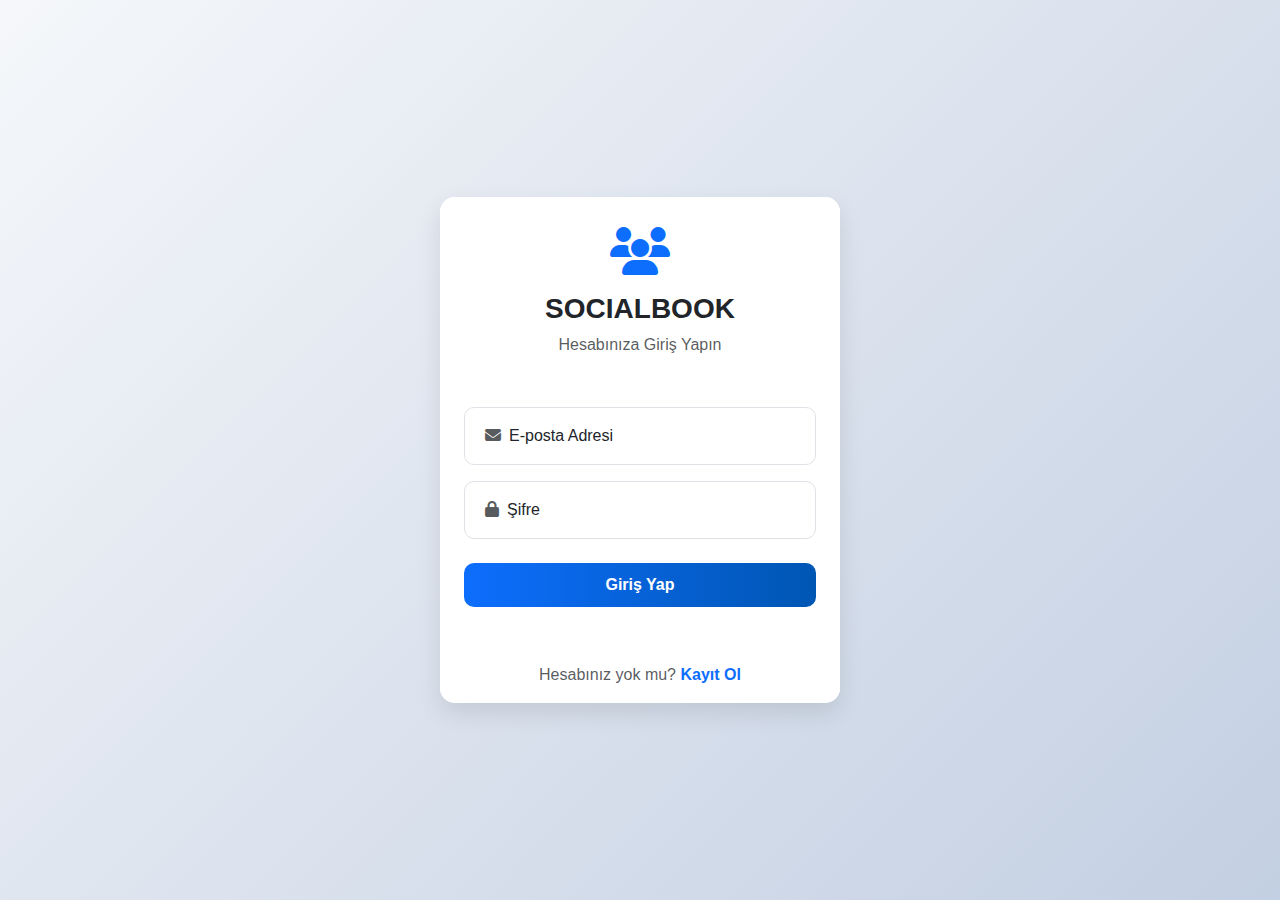
<file: Ders/index.html>
<!DOCTYPE html>
<html lang="tr">
<head>
    <meta charset="UTF-8">
    <meta name="viewport" content="width=device-width, initial-scale=1.0">
    <title>Sosyal Medya Admin Kontrol Paneli</title>
    <link href="https://cdn.jsdelivr.net/npm/bootstrap@5.3.3/dist/css/bootstrap.min.css" rel="stylesheet">
    <link rel="stylesheet" href="https://cdnjs.cloudflare.com/ajax/libs/font-awesome/6.5.2/css/all.min.css">
    
    <style>
        /* BEYAZ EKRAN SORUNUNU ÇÖZEN TEMEL LAYOUT CSS */
        body {
            display: flex; 
            min-height: 100vh;
            overflow-x: hidden;
            background-color: #f4f6f9;
            margin: 0;
        }
        
        #sidebar {
            min-width: 250px;
            max-width: 250px;
            min-height: 100vh;
            background-color: #212529; 
            color: white;
            display: flex;
            flex-direction: column;
            transition: all 0.3s;
        }

        #content {
            flex-grow: 1;
            padding: 20px;
        }
        
        #sidebar .nav-link {
            color: #adb5bd;
            padding: 10px 15px;
            display: flex; 
            align-items: center;
            border-radius: 5px;
            transition: background-color 0.2s, color 0.2s;
        }
        #sidebar .nav-link:hover, #sidebar .nav-link.active {
            background-color: #343a40;
            color: white;
        }
        #sidebar .nav-link i {
            width: 20px; 
            text-align: center;
        }
        
        .user-info-card {
            background-color: #343a40;
            padding: 15px;
            border-radius: 8px;
        }
        .user-info-card img {
            border: 2px solid #0d6efd;
        }

        .table-hover > tbody > tr > td:hover {
            cursor: default; 
        }
    </style>
</head>
<body>

    <div id="sidebar">
        <div class="p-3 d-flex flex-column h-100">
            <h4 class="text-center text-primary border-bottom pb-3 mb-4">SOCIALBOOK ADMIN</h4>
            
            <div class="user-info-card mx-3 mb-4 text-center">
                <img src="https://via.placeholder.com/60/FFD700/FFFFFF?text=S" id="sidebarUserAvatar" class="rounded-circle mb-2" style="width: 60px; height: 60px; object-fit: cover;">
                <p class="mb-0 fw-bold text-white" id="mainUserName"></p>
                <span class="badge bg-primary" id="userRoleBadge"></span>
                <button class="btn btn-sm btn-outline-light mt-2 w-100" id="siteLogoutBtn" onclick="logout()"><i class="fas fa-sign-out-alt me-1"></i> Çıkış</button>
            </div>
            
            <ul class="nav flex-column mb-auto">
                <li class="nav-item">
                    <a class="nav-link active" data-page="dashboard-page"><i class="fas fa-tachometer-alt me-2"></i> Genel Bakış</a>
                </li>
                <li class="nav-item">
                    <a class="nav-link" data-page="users-page"><i class="fas fa-users me-2"></i> Kullanıcılar <span id="users-badge" class="badge bg-danger ms-auto"></span></a>
                </li>
                <li class="nav-item">
                    <a class="nav-link" data-page="posts-page"><i class="fas fa-images me-2"></i> Gönderiler <span id="posts-badge" class="badge bg-danger ms-auto"></span></a>
                </li>
                <li class="nav-item">
                    <a class="nav-link" data-page="moderation-page"><i class="fas fa-shield-alt me-2"></i> Moderasyon</a>
                </li>
                <li class="nav-item">
                    <a class="nav-link" data-page="achievements-page"><i class="fas fa-medal me-2"></i> Başarılar</a>
                </li>
                <li class="nav-item">
                    <a class="nav-link" data-page="team-chat-page"><i class="fas fa-comments me-2"></i> Ekip Sohbeti <span id="team-chat-badge" class="badge bg-danger ms-auto"></span></a>
                </li>
                 <li class="nav-item">
                    <a class="nav-link" data-page="blacklist-page"><i class="fas fa-ban me-2"></i> Kara Liste</a>
                </li>
                <li class="nav-item">
                    <a class="nav-link" data-page="logs-page"><i class="fas fa-history me-2"></i> Loglar</a>
                </li>
                <li class="nav-item">
                    <a class="nav-link" data-page="settings-page"><i class="fas fa-cog me-2"></i> Ayarlar</a>
                </li>
            </ul>

            <div class="mt-4 pt-3 border-top border-secondary">
                <a 
                    href="social_media_main.html" 
                    target="_blank" 
                    class="btn btn-warning w-100 fw-bold"
                    onclick="window.open('social_media_main.html', '_blank'); return false;" 
                >
                    <i class="fas fa-external-link-alt me-2"></i> Siteye Git
                </a>
            </div>
        </div>
    </div>

    <div id="content">
        <header class="d-flex justify-content-between align-items-center mb-4 pb-3 border-bottom">
            <h1 class="h3 mb-0 text-dark" id="currentPageTitle">Genel Bakış</h1>
            <div class="d-flex align-items-center">
                <button class="btn btn-outline-secondary me-2" onclick="refreshAllData(); renderUserTable(); updateDashboardMetrics(); alert('Veriler Yenilendi!');"><i class="fas fa-sync-alt"></i></button>
                <div class="dropdown">
                    <button class="btn btn-primary dropdown-toggle" type="button" data-bs-toggle="dropdown">
                        <i class="fas fa-bell"></i>
                        <span class="badge bg-danger position-absolute top-0 start-100 translate-middle" id="total-notifications-badge">0</span>
                    </button>
                    <ul class="dropdown-menu dropdown-menu-end" id="notification-menu">
                        <li class="dropdown-item text-muted">Bildirim yok</li>
                    </ul>
                </div>
            </div>
        </header>

        <div id="pages-container">
            
            <main id="dashboard-page" style="display: block;"> 
                <div class="row">
                    <div class="col-md-3 mb-4"><div class="card p-3 text-center bg-primary text-white"><i class="fas fa-users fa-2x mb-2"></i><h5 class="mb-0" id="totalUsers">0</h5><p class="mb-0 small">Toplam Kullanıcı</p></div></div>
                    <div class="col-md-3 mb-4"><div class="card p-3 text-center bg-success text-white"><i class="fas fa-images fa-2x mb-2"></i><h5 class="mb-0" id="totalPosts">0</h5><p class="mb-0 small">Toplam Gönderi</p></div></div>
                    <div class="col-md-3 mb-4"><div class="card p-3 text-center bg-warning text-dark"><i class="fas fa-user-plus fa-2x mb-2"></i><h5 class="mb-0" id="pendingUsers">0</h5><p class="mb-0 small">Onay Bekleyen Kullanıcı</p></div></div>
                    <div class="col-md-3 mb-4"><div class="card p-3 text-center bg-info text-white"><i class="fas fa-clock fa-2x mb-2"></i><h5 class="mb-0" id="pendingComplaints">0</h5><p class="mb-0 small">Çözülmemiş Şikayet</p></div></div>
                </div>

                <div class="row">
                    <div class="col-md-6 mb-4">
                        <div class="card h-100">
                            <div class="card-header bg-danger text-white fw-bold">🚨 En Çok Rapor Edilenler (Çözülmemiş)</div>
                            <div class="card-body p-0">
                                <div class="row g-0">
                                    <div class="col-md-6 border-end">
                                        <h6 class="p-3 mb-0 border-bottom small fw-bold">Kullanıcılar</h6>
                                        <ul id="topComplainedUsers" class="list-group list-group-flush small" style="max-height: 200px; overflow-y: auto;">
                                            <li class="list-group-item text-muted small">Yükleniyor...</li>
                                        </ul>
                                    </div>
                                    <div class="col-md-6">
                                        <h6 class="p-3 mb-0 border-bottom small fw-bold">Gönderiler</h6>
                                        <ul id="topComplainedPosts" class="list-group list-group-flush small" style="max-height: 200px; overflow-y: auto;">
                                            <li class="list-group-item text-muted small">Yükleniyor...</li>
                                        </ul>
                                    </div>
                                </div>
                            </div>
                        </div>
                    </div>
                    <div class="col-md-6 mb-4">
                        <div class="card h-100">
                            <div class="card-header bg-dark text-white fw-bold">Son Moderasyon Logları</div>
                            <div class="card-body" style="height: 300px; overflow-y: scroll;">
                                <ul id="recentLogsList" class="list-group list-group-flush">
                                    <li class="list-group-item text-muted">Loglar yükleniyor...</li>
                                </ul
                            <div class="card-footer text-end"><a href="#" onclick="navigateTo('logs-page')">Tüm Logları Gör</a></div>
                        </div>
                    </div>
                    
                </div>
                
                <div class="row">
                    <div class="col-md-6 offset-md-6 mb-4">
                        <div class="card h-100">
                            <div class="card-header bg-dark text-white fw-bold">En Aktif Kullanıcılar (Son 7 Gün)</div>
                            <div class="card-body" style="height: 300px; overflow-y: scroll;">
                                <ul id="activeUsersList" class="list-group list-group-flush">
                                    <li class="list-group-item text-muted">Veriler yükleniyor...</li>
                                </ul>
                            </div>
                        </div>
                    </div>
                </div>

            </main>

            <main id="users-page" style="display: none;">
                <div class="d-flex justify-content-between align-items-center mb-4">
                    <h2>👥 Kullanıcı Yönetimi</h2>
                    <div class="d-flex align-items-center">
                        <button class="btn btn-success me-3" onclick="prepareUserModal('create')"><i class="fas fa-user-plus me-1"></i> Yeni Kullanıcı Ekle</button>
                        <input type="text" class="form-control w-100" id="userSearch" placeholder="Kullanıcı ara...">
                    </div>
                </div>
                <div class="card">
                    <div class="card-header bg-primary text-white fw-bold">Kullanıcı Listesi</div>
                    <div class="table-responsive">
                        <table class="table table-hover align-middle mb-0">
                            <thead class="table-light">
                                <tr>
                                    <th>ID</th>
                                    <th>İsim</th>
                                    <th>E-posta</th>
                                    <th>Rol</th>
                                    <th>Durum</th>
                                    <th>Son Giriş Konum / IP</th>
                                    <th>İşlemler</th>
                                    <th>Online</th>
                                </tr>
                            </thead >
                            <tbody id="userTableBody">
                                <tr><td colspan="8" class="text-center text-muted">Yükleniyor...</td></tr>
                            </tbody>
                        </table>
                    </div>
                </div>
            </main>

            <main id="posts-page" style="display: none;">
                <div class="d-flex justify-content-between align-items-center mb-4">
                    <h2>🖼️ Gönderi Yönetimi</h2>
                    <div class="btn-group" role="group">
                        <button type="button" class="btn btn-outline-primary" onclick="renderPostTable(posts)"><i class="fas fa-list me-1"></i> Tümü</button>
                        <button type="button" class="btn btn-outline-warning" onclick="renderPostTable(posts.filter(p => p.status === 'pending'))"><i class="fas fa-clock me-1"></i> Onay Bekleyenler</button>
                        <button type="button" class="btn btn-outline-success" onclick="renderPostTable(posts.filter(p => p.status === 'active'))"><i class="fas fa-check-circle me-1"></i> Aktifler</button>
                    </div>
                </div>
                <div class="card">
                    <div class="table-responsive">
                        <table class="table table-hover align-middle mb-0">
                            <thead class="table-light">
                                <tr>
                                    <th>ID</th>
                                    <th>Kullanıcı</th>
                                    <th>İçerik Önizleme</th>
                                    <th>Beğeni/Yorum</th>
                                    <th>Durum</th>
                                    <th>İşlemler</th>
                                </tr>
                            </thead>
                            <tbody id="postTableBody">
                                <tr><td colspan="6" class="text-center text-muted">Gönderiler yükleniyor...</td></tr>
                            </tbody>
                        </table>
                    </div>
                </div>
            </main>

            <main id="moderation-page" style="display: none;">
                <h2>🚨 Şikayet ve Rapor Yönetimi</h2>
                <div class="alert alert-info">
                    Kullanıcılar tarafından yapılan tüm şikayetleri buradan takip edebilirsiniz.
                </div>

                <div class="d-flex justify-content-between align-items-center mb-3">
                    <p class="mb-0 text-muted" id="reportCountSummary">Toplam 0 şikayet.</p>
                    <div class="d-flex gap-2">
                        <button class="btn btn-sm btn-outline-success" onclick="renderReportsTable(reports.filter(r => r.isResolved))"><i class="fas fa-check-circle"></i> Çözülenler</button>
                        <button class="btn btn-sm btn-danger" onclick="renderReportsTable(reports.filter(r => !r.isResolved))"><i class="fas fa-times-circle"></i> Çözülmeyenler</button>
                        <button class="btn btn-sm btn-primary" onclick="renderReportsTable()"><i class="fas fa-list-alt"></i> Tüm Şikayetler</button>
                    </div>
                </div>
                
                <div id="reportsTableBodyContainer">
                    <div class="card">
                        <div class="table-responsive">
                            <table class="table table-hover align-middle mb-0">
                                <thead class="table-light">
                                    <tr>
                                        <th>Rapor ID</th>
                                        <th>Tür</th>
                                        <th>Hedef</th>
                                        <th>Raporlayan</th>
                                        <th>Sebep</th>
                                        <th>İçerik</th>
                                        <th>Durum</th>
                                        <th>İşlemler</th>
                                    </tr>
                                </thead>
                                <tbody id="reportsTableBody">
                                    <tr><td colspan="8" class="text-center text-muted">Şikayetler yükleniyor...</td></tr>
                                </tbody>
                            </table>
                        </div>
                    </div>
                </div>
            </main>

            <main id="achievements-page" style="display: none;">
                <div class="d-flex justify-content-between align-items-center mb-4">
                    <h2>🏅 Başarılar Yönetimi</h2>
                </div>
                <div class="alert alert-info">
                    Kullanıcıların otomatik kazandığı başarıları buradan takip edebilirsiniz. Yönetici olarak manuel (torpil) başarı ataması yapabilirsiniz.
                </div>

                <div class="card">
                    <div class="table-responsive">
                        <table class="table table-hover align-middle mb-0">
                            <thead class="table-light">
                                <tr>
                                    <th>ID</th>
                                    <th>Kullanıcı</th>
                                    <th>Rol</th>
                                    <th>Kazanılan Başarılar</th>
                                    <th>İşlemler</th>
                                </tr>
                            </thead >
                            <tbody id="achievementsTableBody">
                                <tr><td colspan="5" class="text-center text-muted">Yükleniyor...</td></tr>
                            </tbody >
                        </table>
                    </div>
                </div>
            </main>
            
            <main id="team-chat-page" style="display: none;">
                <h2>💬 Ekip Sohbeti</h2>
                <div class="card mt-3">
                    <div class="card-body p-0 d-flex flex-column" style="height: 70vh;">
                        <div id="chatMessagesContainer" class="flex-grow-1 p-3 overflow-auto">
                            </div>
                        <div class="p-3 border-top bg-light">
                            <form id="chatForm" class="d-flex gap-2">
                                <input type="text" id="chatInput" class="form-control" placeholder="Bir mesaj yazın... (/clear ile temizle)" autocomplete="off" required>
                                <button type="submit" class="btn btn-primary"><i class="fas fa-paper-plane"></i> Gönder</button>
                            </form>
                            <p class="small text-muted mt-1 mb-0">`moderatör` ve altı roller sadece chat'i kullanabilir. `admin` ve `super_admin` `/clear` komutu ile sohbeti temizleyebilir.</p>
                        </div>
                    </div>
                </div>
            </main>

            <main id="blacklist-page" style="display: none;">
                <div class="d-flex justify-content-between align-items-center mb-4">
                    <h2>🚫 Kara Liste Kelime Yönetimi</h2>
                </div>
                <div class="alert alert-warning">
                    <i class="fas fa-exclamation-triangle me-2"></i> Bu kelimeler kullanıcı gönderi ve mesajlarında otomatik olarak sansürlenir. (Süper Admin / Admin / Moderatör erişimi gereklidir).
                </div>

                <div class="row">
                    <div class="col-md-5">
                        <div class="card mb-4">
                            <div class="card-header bg-danger text-white fw-bold">Yeni Kelime Ekle</div>
                            <div class="card-body">
                                <form id="addBlacklistWordForm">
                                    <div class="mb-3">
                                        <label for="newWordInput" class="form-label">Kelime (Küçük Harf)</label>
                                        <input type="text" class="form-control" id="newWordInput" placeholder="örnek: kötü kelime" required>
                                    </div>
                                    <button type="submit" class="btn btn-danger w-100">
                                        <i class="fas fa-plus me-1"></i> Kara Listeye Ekle
                                    </button>
                                </form>
                            </div>
                        </div>
                    </div>

                    <div class="col-md-7">
                        <div class="card">
                            <div class="card-header bg-danger text-white d-flex justify-content-between align-items-center">
                                <span><i class="fas fa-list me-1"></i> Sansürlenen Kelimeler (<span id="wordCount">0</span>)</span>
                                <button class="btn btn-sm btn-outline-light" onclick="saveBlacklistedWords(); alert('Kelime listesi manuel olarak kaydedildi!');"><i class="fas fa-save me-1"></i> Kaydet</button>
                            </div>
                            <div class="card-body p-0">
                                <ul class="list-group list-group-flush" id="blacklistedWordsList">
                                    <li class="list-group-item text-center text-muted">Kelime bulunamadı.</li>
                                </ul>
                            </div>
                        </div>
                    </div>
                </div>
            </main>

            <main id="logs-page" style="display: none;">
                <h2>📄 Moderasyon Kayıtları</h2>
                <div class="alert alert-info">
                    Yapılan tüm yönetici ve moderasyon işlemlerini buradan takip edebilirsiniz.
                </div>

                <div class="card">
                    <div class="card-header d-flex justify-content-between align-items-center">
                        <span>Son İşlemler</span>
                        <button class="btn btn-sm btn-danger" onclick="clearModerationLogs()"><i class="fas fa-trash me-1"></i> Kayıtları Temizle</button>
                    </div>
                    <div class="card-body p-0">
                        <ul class="list-group list-group-flush" id="moderationLogsList" style="max-height: 500px; overflow-y: auto;">
                            <li class="list-group-item text-muted">Kayıt bulunamadı.</li>
                        </ul>
                    </div>
                </div>
            </main>
            
            <main id="settings-page" style="display: none;">
                <h2>⚙️ Admin Panel Ayarları</h2>
                <div class="row">
                    
                    <div class="col-md-6 mb-4">
                        <div class="card">
                            <div class="card-header bg-primary text-white fw-bold">Hesap Bilgilerini Yönet</div>
                            <div class="card-body">
                                
                                <h5 class="text-danger mb-3"><i class="fas fa-lock me-1"></i> Şifreyi Değiştir</h5>
                                <form id="changePasswordForm" onsubmit="changePassword(event)">
                                    <div class="mb-3">
                                        <label for="oldPassword" class="form-label">Mevcut Şifre</label>
                                        <input type="password" class="form-control" id="oldPassword" required>
                                    </div>
                                    <div class="mb-3">
                                        <label for="newPassword" class="form-label">Yeni Şifre</label>
                                        <input type="password" class="form-control" id="newPassword" required minlength="6">
                                    </div>
                                    <div id="passwordChangeMessage"></div>
                                    <button type="submit" class="btn btn-danger w-100 mt-2">Şifreyi Güncelle</button>
                                </form>

                                <hr class="my-4">
                                
                                <h5 class="text-success mb-3"><i class="fas fa-user-edit me-1"></i> Kullanıcı Adını Değiştir</h5>
                                <form id="changeUsernameForm" onsubmit="changeUsername(event)">
                                    <div class="mb-3">
                                        <label for="newUserNameInput" class="form-label">Yeni Kullanıcı Adı (Tüm Veriler Güncellenir!)</label>
                                        <input type="text" class="form-control" id="newUserNameInput" required>
                                    </div>
                                    <div id="nameChangeMessage"></div>
                                    <button type="submit" class="btn btn-success w-100 mt-2">Kullanıcı Adını Değiştir</button>
                                </form>
                            </div>
                        </div>
                    </div>

                    <div class="col-md-6 mb-4">
                        <div class="row">
                            <div class="col-12 mb-4">
                                <div class="card">
                                    <div class="card-header bg-info text-white fw-bold">Genel Sistem Ayarları</div>
                                    <div class="card-body">
                                        <p class="text-muted small">Bu kısım şu an için statiktir.</p>
                                        <div class="form-check form-switch">
                                            <input class="form-check-input" type="checkbox" id="maintenanceMode" style="width: 3em; height: 1.5em;">
                                            <label class="form-check-label" for="maintenanceMode">Bakım Modu (Gelişmiş)</label>
                                        </div>
                                        
                                        <button class="btn btn-danger w-100 mt-3" data-bs-toggle="modal" data-bs-target="#globalWarningModal">
                                            <i class="fas fa-bullhorn me-1"></i> Global Uyarı Gönder
                                        </button>
                                    </div>
                                </div>
                            </div>
                            
                            <div class="col-12">
                                 <div class="card">
                                    <div class="card-header bg-warning text-dark fw-bold">Veri Yönetimi</div>
                                    <div class="card-body">
                                        <p class="text-muted small">Local Storage'daki tüm verileri sıfırlar (Kullanıcılar, Gönderiler vb.)</p>
                                        <button class="btn btn-outline-danger w-100" onclick="if(confirm('TÜM VERİLERİ SIFIRLAMAK ÜZERESİNİZ. Emin misiniz? Bu işlem geri alınamaz!')){localStorage.clear(); sessionStorage.clear(); window.location.reload();}">
                                            <i class="fas fa-skull-crossbones me-1"></i> Tüm Verileri Sıfırla
                                        </button>
                                    </div>
                                </div>
                            </div>
                        </div>
                    </div>
                </div>
            </main>

        </div> 
    </div> 

    <div class="modal fade" id="userModal" tabindex="-1" aria-hidden="true">
        <div class="modal-dialog modal-lg"> 
            <div class="modal-content">
                <div class="modal-header">
                    <h5 class="modal-title" id="userModalLabel">Kullanıcı İşlemleri</h5>
                    <button type="button" class="btn-close" data-bs-dismiss="modal"></button>
                </div>
                <div class="modal-body">
                    <form id="userForm">
                        <input type="hidden" id="internalUserId"> 
                        <div class="row">
                            <div class="col-md-6 border-end">
                                <h6 class="text-primary">Kullanıcı Bilgileri</h6>
                                <div class="mb-3">
                                    <label class="form-label fw-bold">ID (Zorunlu / Benzersiz)</label>
                                    <input type="number" class="form-control" id="userId" placeholder="Örn: 15" required>
                                    <div id="idError" class="form-text text-danger small"></div>
                                </div>
                                <div class="mb-3">
                                    <label class="form-label fw-bold">Kullanıcı Adı (Benzersiz)</label>
                                    <input type="text" class="form-control" id="userName" required>
                                    <div id="usernameError" class="form-text text-danger small"></div>
                                </div>
                                <div class="mb-3">
                                    <label class="form-label">Ad Soyad</label>
                                    <input type="text" class="form-control" id="userFullName" required>
                                </div>
                                <div class="mb-3">
                                    <label class="form-label">E-posta (Görüntüleme)</label>
                                    <input type="email" class="form-control" id="userEmail" readonly> 
                                </div>
                                <div class="mb-3 d-flex justify-content-between align-items-center">
                                    <label class="form-label mb-0">Şifre Değiştir</label>
                                    <button type="button" class="btn btn-sm btn-warning" id="resetPasswordButton" style="display: none;"><i class="fas fa-redo me-1"></i> Şifreyi Sıfırla</button>
                                </div>
                                <div class="mb-3">
                                    <input type="password" class="form-control" id="userPassword" placeholder="Değiştirmek istemiyorsanız boş bırakın">
                                </div>
                                <div class="mb-3">
                                    <label class="form-label">Rol</label>
                                    <select class="form-select" id="userRole"></select>
                                </div>
                                <div class="mb-3">
                                    <label class="form-label">Durum</label>
                                    <select class="form-select" id="userStatus">
                                        <option value="active">Onaylandı (Giriş İzni)</option>
                                        <option value="inactive">Kalıcı Ban</option>
                                        <option value="pending">Onay Bekliyor</option>
                                    </select>
                                </div>
                            </div>

                            <div class="col-md-6">
                            <h6 class="text-primary">Rozetler & Tikler</h6>
                            <div class="card p-3 mb-3 bg-light border-0">
                                <div class="form-check mb-2">
                                    <input class="form-check-input" type="checkbox" id="badgeBlack">
                                    <label class="form-check-label fw-bold" for="badgeBlack">
                                        <i class="fas fa-shield-alt text-dark me-1"></i> Siyah Tik (Yetkili/MOD)
                                    </label>
                                </div>
                                <div class="form-check mb-2">
                                    <input class="form-check-input" type="checkbox" id="badgeBlue">
                                    <label class="form-check-label fw-bold" for="badgeBlue">
                                        <i class="fas fa-check-circle text-primary me-1"></i> Mavi Tik (Onaylı Hesap)
                                    </label>
                                </div>
                                <div class="form-check mb-2">
                                    <input class="form-check-input" type="checkbox" id="badgeRed">
                                    <label class="form-check-label fw-bold" for="badgeRed">
                                        <i class="fas fa-fire text-danger me-1"></i> Kırmızı Tik (Yüksek Aktivite)
                                    </label>
                                </div>
                                
                                <div class="form-check mb-2">
                                    <input class="form-check-input" type="checkbox" id="badgeTech">
                                    <label class="form-check-label fw-bold" for="badgeTech">
                                        <i class="fas fa-code text-success me-1"></i> Teknisyen (Yazılımcı) Tiki
                                    </label>
                                </div>
                                <div class="form-check mb-2">
                                    <input class="form-check-input" type="checkbox" id="badgeVIP">
                                    <label class="form-check-label fw-bold" for="badgeVIP">
                                        <i class="fas fa-star text-warning me-1"></i> VIP Tiki
                                    </label>
                                </div>
                                </div>
                            
                            <h6 class="text-primary"><i class="fas fa-paper-plane me-1"></i> Son Gönderiler</h6>
                            <div id="lastUserPostsContainer" class="mb-3">
                                </div>

                            <h6 class="text-primary"><i class="fas fa-history me-1"></i> 7 Günlük Aktivite Logu</h6>
                                <div class="table-responsive" style="font-size: 0.85rem;">
                                    <table class="table table-sm table-bordered text-center">
                                        <thead class="table-light">
                                            <tr>
                                                <th>Gün</th>
                                                <th>Süre</th>
                                            </tr>
                                        </thead>
                                        <tbody id="activityLogTableBody">
                                            </tbody>
                                    </table>
                                    <small class="text-muted">* Veriler her Pazartesi sıfırlanır.</small>
                                </div>
                            </div>
                        </div>
                        
                        <div id="userModerationLogsSection" class="mt-4">
                            <h6 class="text-danger"><i class="fas fa-gavel me-1"></i> Kullanıcı Moderasyon Geçmişi</h6>
                            <div class="card shadow-sm">
                                <ul class="list-group list-group-flush" id="userModerationLogsContainer">
                                    </ul>
                            </div>
                        </div>
                        <hr>
                        <button type="submit" class="btn btn-primary w-100">Değişiklikleri Kaydet</button>
                    </form>
                </div>
            </div>
        </div>
    </div>
    
    <div class="modal fade" id="postDetailModal" tabindex="-1" aria-hidden="true">
        <div class="modal-dialog modal-dialog-centered modal-sm">
            <div class="modal-content">
                <div class="modal-header">
                    <h5 class="modal-title" id="postDetailModalTitle">Gönderi Detayları</h5>
                    <button type="button" class="btn-close" data-bs-dismiss="modal"></button>
                </div>
                <div class="modal-body p-0">
                    <ul class="list-group list-group-flush" id="postDetailListContent">
                        </ul>
                </div>
            </div>
        </div>
    </div>

    <div class="modal fade" id="postModal" tabindex="-1" aria-hidden="true">
        <div class="modal-dialog"> 
            <div class="modal-content">
                <div class="modal-header bg-primary text-white">
                    <h5 class="modal-title" id="postModalLabel">Gönderi Yönetimi</h5>
                    <button type="button" class="btn-close btn-close-white" data-bs-dismiss="modal"></button>
                </div>
                <div class="modal-body">
                    <form id="postForm" onsubmit="handlePostSubmit(event)">
                        <input type="hidden" id="postId">
                        <div class="mb-3">
                            <label for="postUser" class="form-label fw-bold">Kullanıcı Adı (Yazar)</label>
                            <input type="text" class="form-control" id="postUser" required readonly>
                        </div>
                        <div class="mb-3">
                            <label for="postContent" class="form-label fw-bold">Gönderi İçeriği</label>
                            <textarea class="form-control" id="postContent" rows="5" required></textarea>
                        </div>
                        <div class="alert alert-info small">
                            Düzenleme yaparken, gönderinin durumu (Onay/Red) korunur. Durum değiştirmek için gönderi tablosunu kullanın.
                        </div>
                        <button type="submit" class="btn btn-primary w-100">Değişiklikleri Kaydet</button>
                    </form>
                </div>
            </div>
        </div>
    </div>

    <div class="modal fade" id="giveAchievementModal" tabindex="-1" aria-hidden="true">
        <div class="modal-dialog"> 
            <div class="modal-content">
                <div class="modal-header bg-info text-white">
                    <h5 class="modal-title" id="achievementModalTitle">Başarı Yönetimi</h5>
                    <button type="button" class="btn-close btn-close-white" data-bs-dismiss="modal"></button>
                </div>
                <div class="modal-body">
                    <form id="giveAchievementForm" onsubmit="handleGiveAchievementSubmit(event)">
                        <input type="hidden" id="achievementTargetUserId">

                        <p class="text-danger small fw-bold" id="achievementCurrentLevel">Mevcut Seviye: 0</p>
                        
                        <div class="mb-3">
                            <label class="form-label fw-bold">Başarı Türü</label>
                            <select class="form-select" id="achievementSelect" required>
                                </select>
                        </div>
                        
                        <div class="mb-3">
                            <label class="form-label fw-bold">Atanacak Seviye</label>
                            <select class="form-select" id="achievementLevelSelect" required>
                                </select>
                        </div>

                        <div class="alert alert-warning small mt-3">
                            UYARI: Manuel atama yaparsanız, bu başarı otomatik hesaplamayı geçersiz kılabilir.
                        </div>
                        
                        <button type="submit" class="btn btn-info text-white w-100"><i class="fas fa-magic me-1"></i> Başarıyı Ata</button>
                    </form>
                </div>
            </div>
        </div>
    </div>
    
    <div class="modal fade" id="warningModal" tabindex="-1" aria-hidden="true">
        <div class="modal-dialog"> 
            <div class="modal-content">
                <div class="modal-header bg-warning text-dark">
                    <h5 class="modal-title" id="warningModalTitle">Kullanıcıya Özel Uyarı</h5>
                    <button type="button" class="btn-close" data-bs-dismiss="modal"></button>
                </div>
                <div class="modal-body">
                    <form onsubmit="sendUserWarning(event)">
                        <input type="hidden" id="warningTargetUserId">
                        <p class="mb-3">Uyarı Gönderilen: <strong id="warningTargetUserName"></strong></p>
                        
                        <div class="mb-3">
                            <label for="warningReasonSelect" class="form-label fw-bold">Hazır Sebep Seç (Opsiyonel)</label>
                            <select class="form-select" id="warningReasonSelect"></select>
                        </div>

                        <div class="mb-3">
                            <label for="warningMessageInput" class="form-label fw-bold">Uyarı Mesajı (Gerekliyse Detay)</label>
                            <textarea class="form-control" id="warningMessageInput" rows="3" placeholder="Örn: 'İçeriklerinizi kontrol edin, kurallara uymuyor.' (Seçili sebebi geçersiz kılar)"></textarea>
                        </div>
                        
                        <div class="alert alert-danger small mt-3">
                            UYARI: Bu mesaj, kullanıcının sosyal medya akışına bildirim olarak düşecektir.
                        </div>
                        
                        <button type="submit" class="btn btn-warning text-dark w-100"><i class="fas fa-paper-plane me-1"></i> Uyarıyı Gönder</button>
                    </form>
                </div>
            </div>
        </div>
    </div>
    <div class="modal fade" id="globalWarningModal" tabindex="-1" aria-hidden="true">
        <div class="modal-dialog"> 
            <div class="modal-content">
                <div class="modal-header bg-danger text-white">
                    <h5 class="modal-title">📢 TÜM KULLANICILARA SİSTEM UYARISI</h5>
                    <button type="button" class="btn-close btn-close-white" data-bs-dismiss="modal"></button>
                </div>
                <div class="modal-body">
                    <form onsubmit="window.sendGlobalWarningSubmit(event)">
                        <div class="mb-3">
                            <label for="globalWarningMessageInput" class="form-label fw-bold">Uyarı Mesajı (Tüm Akışlarda Görünecektir)</label>
                            <textarea class="form-control" id="globalWarningMessageInput" rows="4" placeholder="Örn: 'Sistem bakımı başlıyor, lütfen 5 dakika içinde çıkış yapın!'" required></textarea>
                        </div>

                        <div class="alert alert-danger small mt-3">
                            KRİTİK UYARI: Bu işlem TÜM aktif kullanıcılara anında bildirim olarak gider ve DING sesi çalar.
                        </div>
                        
                        <button type="submit" class="btn btn-danger w-100"><i class="fas fa-bullhorn me-1"></i> GLOBAL UYARIYI YAYINLA</button>
                    </form>
                </div>
            </div>
        </div>
    </div>
    <script src="https://cdn.jsdelivr.net/npm/bootstrap@5.3.3/dist/js/bootstrap.bundle.min.js"></script>
    
    <script src="data_store.js"></script> 
    <script src="kullanici.js"></script> 
    <script src="achievements_data.js"></script> 
    <script src="user_achievements.js"></script> 
    <script src="social-media.js"></script> 
    <script src="admin_blacklist.js"></script> 
    <script src="admin.js"></script>
    <script>
        // BAKIM MODU SWITCH MANTIĞI
        document.addEventListener('DOMContentLoaded', () => {
            const maintenanceSwitch = document.getElementById('maintenanceMode');
            if (maintenanceSwitch) {
                // LocalStorage'dan durumu yükle
                maintenanceSwitch.checked = localStorage.getItem('MAINTENANCE_MODE') === 'enabled';

                // Değişikliği kaydet
                maintenanceSwitch.addEventListener('change', () => {
                    if (maintenanceSwitch.checked) {
                        localStorage.setItem('MAINTENANCE_MODE', 'enabled');
                        alert('Bakım Modu AKTİF EDİLDİ. Normal kullanıcılar artık giriş yapamayacak.');
                    } else {
                        localStorage.setItem('MAINTENANCE_MODE', 'disabled');
                        alert('Bakım Modu KAPATILDI.');
                    }
                });
            }
        });
    </script>
</body>
</html>
</file>
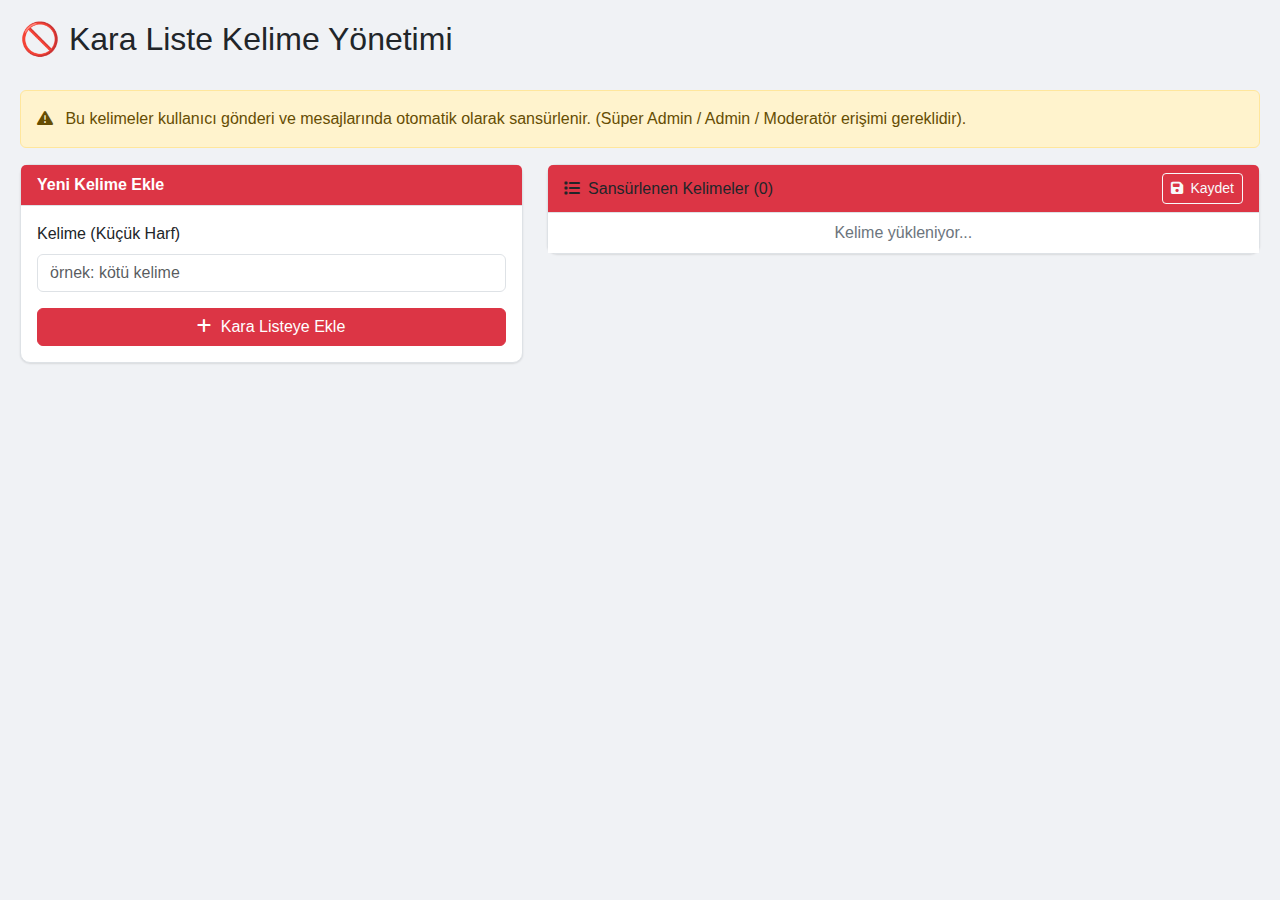
<file: Ders/admin_blacklist.html>
<!DOCTYPE html>
<html lang="tr">
<head>
    <meta charset="UTF-8">
    <meta name="viewport" content="width=device-width, initial-scale=1.0">
    <title>Kara Liste Yönetimi | Admin</title>
    <link href="https://cdn.jsdelivr.net/npm/bootstrap@5.3.3/dist/css/bootstrap.min.css" rel="stylesheet">
    <link rel="stylesheet" href="https://cdnjs.cloudflare.com/ajax/libs/font-awesome/6.5.2/css/all.min.css">
    <link href="style.css" rel="stylesheet">
    
    </head>
<body>

    <main id="blacklist-page" style="display: block; padding: 20px;">
        <div class="d-flex justify-content-between align-items-center mb-4">
            <h2>🚫 Kara Liste Kelime Yönetimi</h2>
        </div>
        <div class="alert alert-warning">
            <i class="fas fa-exclamation-triangle me-2"></i> Bu kelimeler kullanıcı gönderi ve mesajlarında otomatik olarak sansürlenir. (Süper Admin / Admin / Moderatör erişimi gereklidir).
        </div>

        <div class="row">
            <div class="col-md-5">
                <div class="card mb-4">
                    <div class="card-header bg-danger text-white fw-bold">Yeni Kelime Ekle</div>
                    <div class="card-body">
                        <form id="addBlacklistWordForm">
                            <div class="mb-3">
                                <label for="newWordInput" class="form-label">Kelime (Küçük Harf)</label>
                                <input type="text" class="form-control" id="newWordInput" placeholder="örnek: kötü kelime" required>
                            </div>
                            <button type="submit" class="btn btn-danger w-100">
                                <i class="fas fa-plus me-1"></i> Kara Listeye Ekle
                            </button>
                        </form>
                    </div>
                </div>
            </div>

            <div class="col-md-7">
                <div class="card">
                    <div class="card-header bg-danger text-white d-flex justify-content-between align-items-center">
                        <span><i class="fas fa-list me-1"></i> Sansürlenen Kelimeler (<span id="wordCount">0</span>)</span>
                        <button class="btn btn-sm btn-outline-light" onclick="saveBlacklistedWords(); alert('Kelime listesi kaydedildi!');"><i class="fas fa-save me-1"></i> Kaydet</button>
                    </div>
                    <div class="card-body p-0">
                        <ul class="list-group list-group-flush" id="blacklistedWordsList">
                            <li class="list-group-item text-center text-muted">Kelime yükleniyor...</li>
                        </ul>
                    </div>
                </div>
            </div>
        </div>
    </main>

    <script src="data_store.js"></script>
    <script src="admin_blacklist.js"></script>
    <script src="https://cdn.jsdelivr.net/npm/bootstrap@5.3.3/dist/js/bootstrap.bundle.min.js"></script>
</body>
</html>
</file>
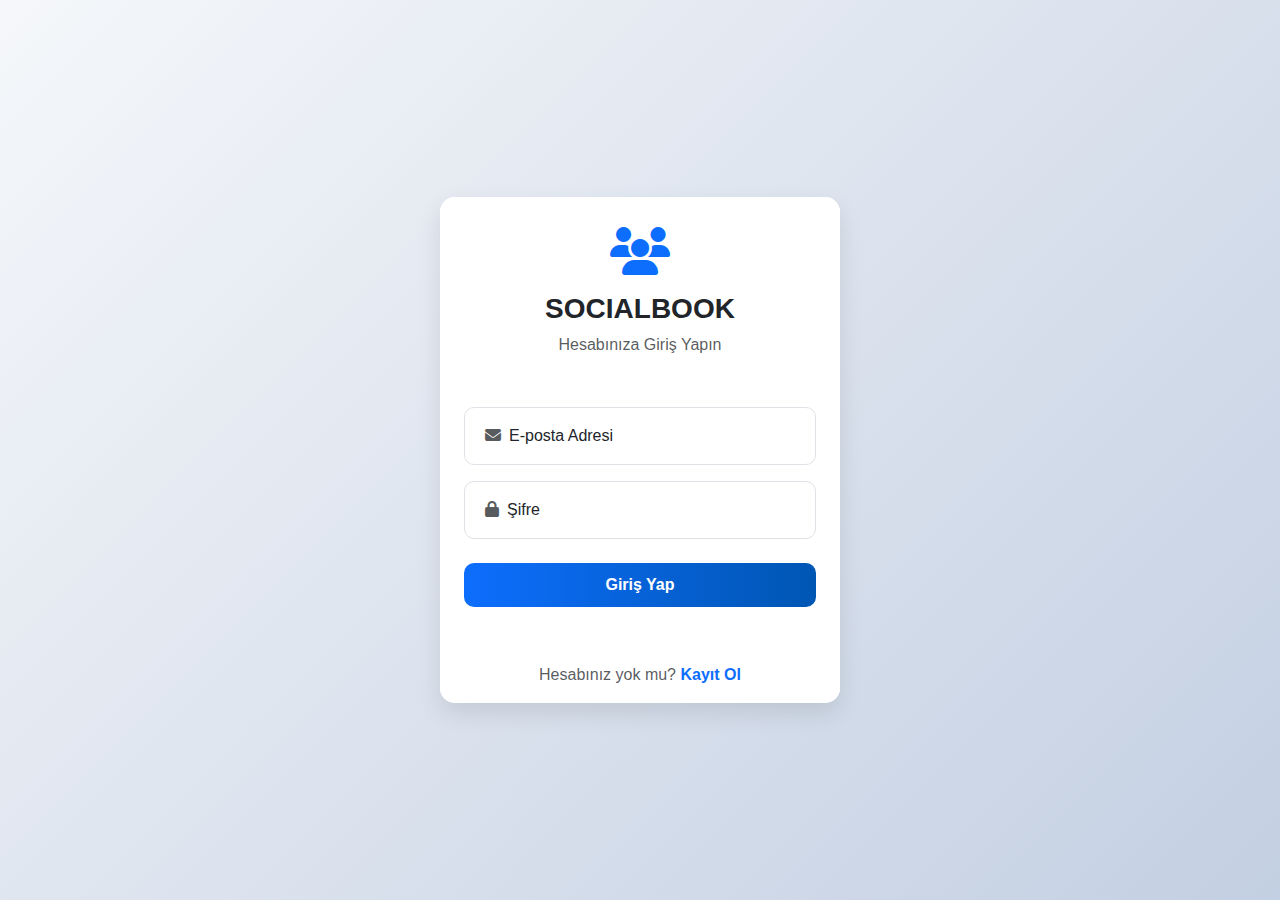
<file: Ders/login.html>
<!DOCTYPE html>
<html lang="tr">
<head>
    <meta charset="UTF-8">
    <meta name="viewport" content="width=device-width, initial-scale=1.0">
    <title>Giriş Yap | SocialBook</title>
    <link href="https://cdn.jsdelivr.net/npm/bootstrap@5.3.3/dist/css/bootstrap.min.css" rel="stylesheet">
    <link rel="stylesheet" href="https://cdnjs.cloudflare.com/ajax/libs/font-awesome/6.5.2/css/all.min.css">
    <style>
        body {
            display: flex;
            justify-content: center;
            align-items: center;
            min-height: 100vh;
            background: linear-gradient(135deg, #f5f7fa 0%, #c3cfe2 100%); /* Hafif modern arka plan */
            font-family: 'Segoe UI', Tahoma, Geneva, Verdana, sans-serif;
        }
        .login-card {
            border: none;
            border-radius: 15px;
            box-shadow: 0 10px 25px rgba(0,0,0,0.1);
            overflow: hidden;
            width: 100%;
            max-width: 400px;
        }
        .card-header {
            background-color: #fff;
            border-bottom: none;
            padding-top: 30px;
            padding-bottom: 10px;
        }
        .brand-icon {
            font-size: 3rem;
            color: #0d6efd;
        }
        .form-floating > label {
            padding-left: 20px;
        }
        .form-floating > .form-control {
            border-radius: 10px;
            padding-left: 20px;
        }
        .btn-primary {
            border-radius: 10px;
            padding: 10px;
            font-weight: bold;
            background: linear-gradient(to right, #0d6efd, #0056b3);
            border: none;
        }
        .btn-primary:hover {
            background: linear-gradient(to right, #0056b3, #0d6efd);
        }
    </style>
</head>
<body>

    <div class="container p-3 d-flex justify-content-center">
        <div class="card login-card">
            <div class="card-header text-center">
                <div class="mb-3">
                    <i class="fas fa-users brand-icon"></i>
                </div>
                <h3 class="fw-bold text-dark">SOCIALBOOK</h3>
                <p class="text-muted">Hesabınıza Giriş Yapın</p>
            </div>
            <div class="card-body p-4">
                <form id="loginForm">
                    <div class="form-floating mb-3">
                        <input type="email" class="form-control" id="emailInput" placeholder="name@example.com" required>
                        <label for="emailInput"><i class="fas fa-envelope me-2 text-muted"></i>E-posta Adresi</label>
                    </div>
                    <div class="form-floating mb-4">
                        <input type="password" class="form-control" id="passwordInput" placeholder="Password" required>
                        <label for="passwordInput"><i class="fas fa-lock me-2 text-muted"></i>Şifre</label>
                    </div>
                    
                    <div id="loginError" class="alert alert-danger d-none text-center small" role="alert"></div>
                    
                    <button type="submit" class="btn btn-primary w-100 mb-3">Giriş Yap</button>
                </form>
            </div>
            <div class="card-footer bg-white text-center py-3 border-top-0">
                <p class="mb-0 text-muted">Hesabınız yok mu? <a href="register.html" class="text-decoration-none fw-bold">Kayıt Ol</a></p>
            </div>
        </div>
    </div>
    <script src="data_store.js"></script>
    <script src="login.js"></script>
</body>
</html>
</file>
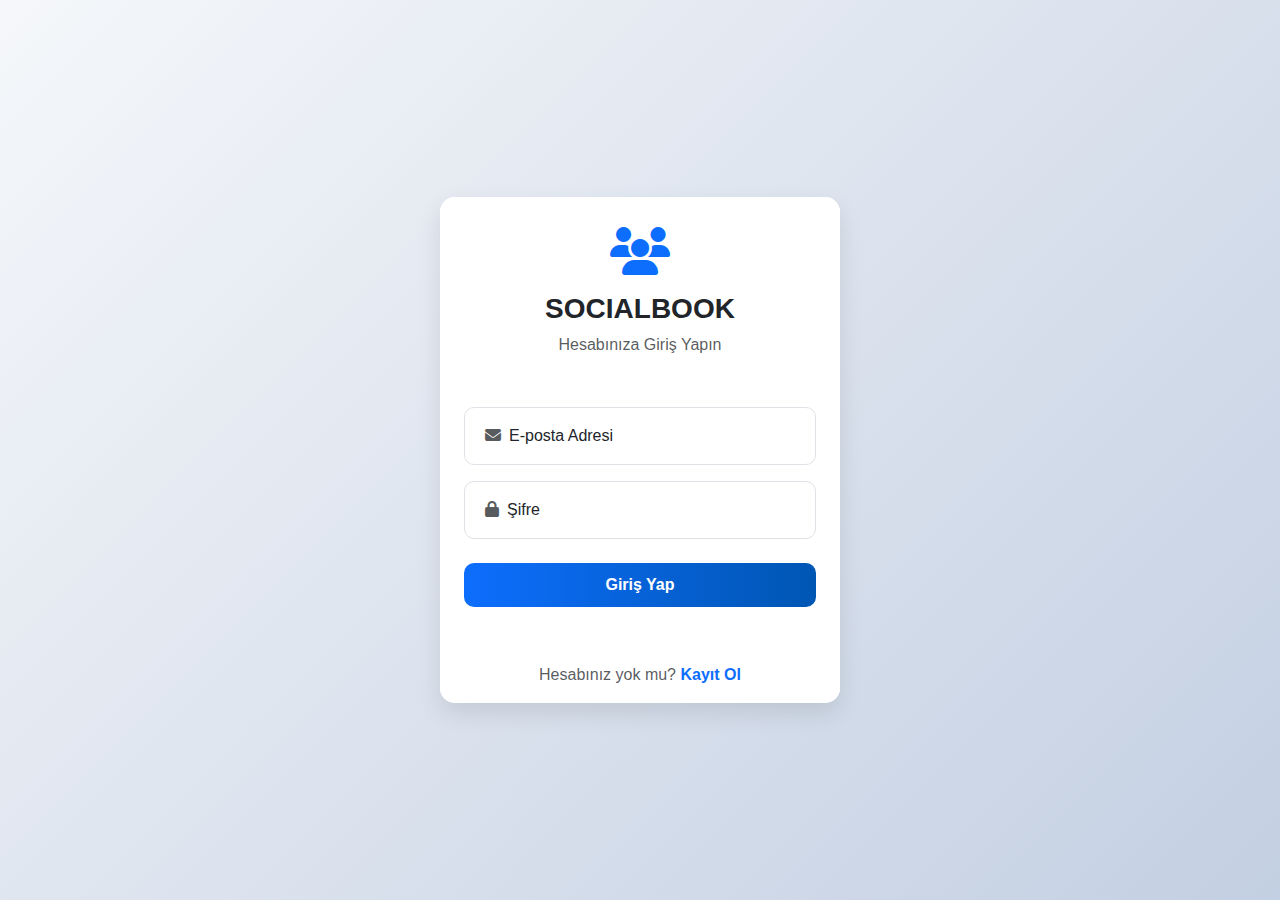
<file: Ders/messages.html>
<!DOCTYPE html>
<html lang="tr">
<head>
    <meta charset="UTF-8">
    <meta name="viewport" content="width=device-width, initial-scale=1.0">
    <title>Mesajlar | SocialBook</title>
    <link href="https://cdn.jsdelivr.net/npm/bootstrap@5.3.3/dist/css/bootstrap.min.css" rel="stylesheet">
    <link rel="stylesheet" href="https://cdnjs.cloudflare.com/ajax/libs/font-awesome/6.5.2/css/all.min.css">
    <link href="style.css" rel="stylesheet">
    <style>
        /* Mesajlaşma Stilleri */
        .chat-list-item { cursor: pointer; transition: all 0.2s; border-radius: 8px; margin-bottom: 5px; }
        .chat-list-item:hover { background-color: #f8f9fa; }
        .chat-list-item.active { background-color: #e7f1ff; border-left: 4px solid #0d6efd; }
        
        .chat-area { height: 75vh; display: flex; flex-direction: column; background: #fff; border-radius: 10px; border: 1px solid #dee2e6; }
        .chat-messages { flex-grow: 1; overflow-y: auto; padding: 20px; background-color: #f5f7fa; display: flex; flex-direction: column; gap: 10px; }
        
        .message-bubble { max-width: 75%; padding: 10px 15px; border-radius: 15px; font-size: 0.95rem; word-wrap: break-word; }
        .message-sent { background-color: #0d6efd; color: white; border-bottom-right-radius: 2px; }
        .message-received { background-color: #fff; border: 1px solid #dee2e6; border-bottom-left-radius: 2px; }
        
        .message-time { font-size: 0.7rem; opacity: 0.7; display: block; text-align: right; margin-top: 3px; }
        
        .chat-input-area { padding: 15px; background-color: #fff; border-top: 1px solid #eee; border-radius: 0 0 10px 10px; }
        /* EK: Sohbet başlığı */
        #chatHeader { display: flex; justify-content: space-between; align-items: center; }
    </style>
</head>
<body>

    <nav class="navbar navbar-light bg-light shadow-sm sticky-top d-md-none">
        <div class="container-fluid">
            <span class="navbar-brand text-primary">MESAJLAR</span>
            <button id="sidebarToggleMobile" class="btn btn-primary"><i class="fas fa-bars"></i></button>
        </div>
    </nav>

    <div id="social-app-wrapper">
        
        <div class="sidebar d-print-block">
            <h4 class="mb-4 text-center text-primary">SOCIALBOOK</h4>
            <div class="user-info-card mx-3 mb-4 text-center">
                <img src="" id="sidebarUserAvatar" class="rounded-circle mb-2 border" style="width: 60px; height: 60px; object-fit: cover;">
                <h6 class="mb-0"><b id="mainUserName">...</b></h6>
                <span class="badge bg-primary" id="userRoleBadge">...</span>
            </div>
            <ul class="nav flex-column ps-3">
                <li class="nav-item mb-2"><a href="social_media_main.html" class="nav-link text-dark"><i class="fas fa-home me-2"></i> Ana Sayfa</a></li>
                <li class="nav-item mb-2"><a href="profile.html" class="nav-link text-dark"><i class="fas fa-user-circle me-2"></i> Profilim</a></li>
                <li class="nav-item mb-2">
                    <a href="social_media_main.html" class="nav-link text-dark"><i class="fas fa-users me-2"></i> Arkadaşlar / Ara</a>
                </li>
                <li class="nav-item mb-2">
                    <a href="messages.html" class="nav-link text-dark fw-bold active">
                        <i class="fas fa-envelope me-2"></i> Mesajlar
                        <span class="badge bg-danger ms-2" id="msgNotificationBadge" style="display:none;">YENİ</span>
                    </a>
                </li>
                <li class="nav-item mb-2"><a href="settings.html" class="nav-link text-dark"><i class="fas fa-cog me-2"></i> Ayarlar</a></li>
            </ul>
            <div class="p-3 text-center position-absolute bottom-0 start-0 w-100">
                <button onclick="logout()" class="btn btn-danger w-75"><i class="fas fa-sign-out-alt"></i> Çıkış Yap</button>
            </div>
        </div>

        <div class="main-content-wrapper">
            <div class="container-fluid p-4">
                <div class="row">
                    <div class="col-md-4 col-lg-3 mb-3">
                        <div class="card h-100 border-0 shadow-sm">
                            <div class="card-header bg-white border-bottom">
                                <h6 class="mb-0 fw-bold"><i class="fas fa-comments me-2"></i>Sohbetler</h6>
                            </div>
                            <div class="card-body p-2 overflow-auto" style="max-height: 75vh;">
                                <div class="list-group list-group-flush" id="friendsList">
                                    <div class="text-center p-3 text-muted small">Yükleniyor...</div>
                                </div>
                            </div>
                        </div>
                    </div>

                    <div class="col-md-8 col-lg-9">
                        <div class="chat-area" id="chatWindow" style="display:none;">
                            <div class="p-3 border-bottom bg-white d-flex align-items-center justify-content-between" id="chatHeader">
                                <div class="d-flex align-items-center">
                                    <img src="" id="chatHeaderAvatar" class="rounded-circle me-2 border" width="40" height="40" style="object-fit:cover;">
                                    <div>
                                        <h6 class="mb-0 fw-bold" id="chatHeaderName">...</h6>
                                        <small class="text-success fw-bold" id="chatHeaderStatus">Çevrimiçi</small>
                                    </div>
                                </div>
                                <div class="d-flex align-items-center">
                                    <button class="btn btn-sm btn-outline-danger me-2" onclick="deleteConversation()" title="Sohbeti Sil"><i class="fas fa-trash-alt"></i></button>
                                    <button class="btn btn-sm btn-light rounded-circle" onclick="closeChat()" title="Sohbeti Kapat"><i class="fas fa-times"></i></button>
                                </div>
                            </div>

                            <div class="chat-messages" id="messageContainer"></div>

                            <div class="chat-input-area">
                                <form id="sendMessageForm" class="d-flex gap-2">
                                    <input type="text" id="messageInput" class="form-control rounded-pill" placeholder="Bir mesaj yazın..." autocomplete="off">
                                    <button type="submit" class="btn btn-primary rounded-circle"><i class="fas fa-paper-plane"></i></button>
                                </form>
                            </div>
                        </div>

                        <div class="chat-area align-items-center justify-content-center text-center p-5 bg-light" id="emptyState">
                            <div class="text-muted opacity-50">
                                <i class="far fa-paper-plane fa-5x mb-3"></i>
                                <h4>Mesajlaşmaya Başla</h4>
                                <p>Sol taraftan bir arkadaşını seç ve sohbete başla!</p>
                            </div>
                        </div>
                    </div>
                </div>
            </div>
        </div>
    </div>

    <script src="https://cdn.jsdelivr.net/npm/bootstrap@5.3.3/dist/js/bootstrap.bundle.min.js"></script>
    <script src="data_store.js"></script>
    <script src="messages.js"></script>
    <script>
        function logout() { sessionStorage.clear(); window.location.href='login.html'; }
        document.getElementById('sidebarToggleMobile')?.addEventListener('click', () => { document.body.classList.toggle('sidebar-toggled'); });
    </script>
</body>
</html>
</file>
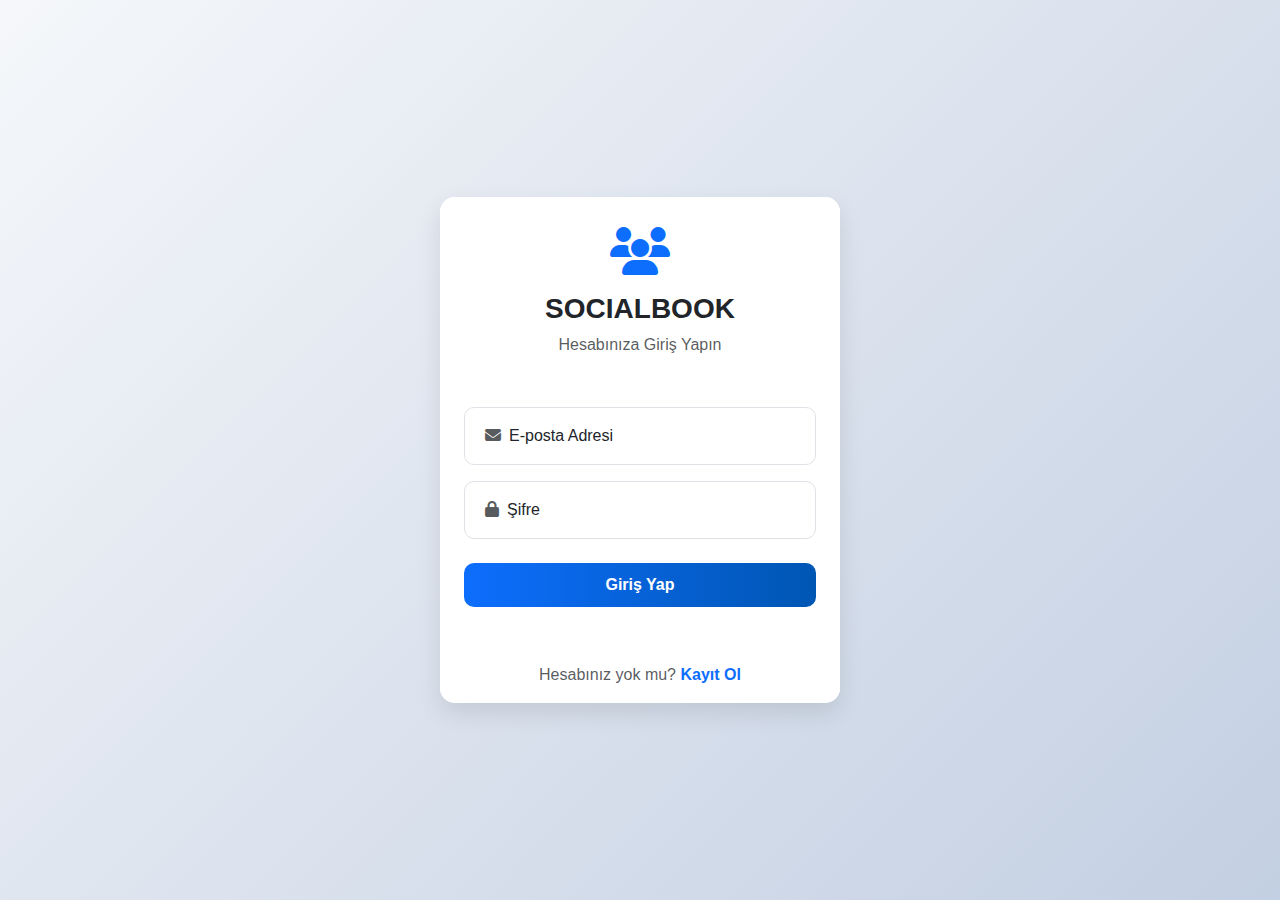
<file: Ders/profile.html>
<!DOCTYPE html>
<html lang="tr">
<head>
    <meta charset="UTF-8">
    <meta name="viewport" content="width=device-width, initial-scale=1.0">
    <title>Profilim | SocialBook</title>
    <link href="https://cdn.jsdelivr.net/npm/bootstrap@5.3.3/dist/css/bootstrap.min.css" rel="stylesheet">
    <link rel="stylesheet" href="https://cdnjs.cloudflare.com/ajax/libs/font-awesome/6.5.2/css/all.min.css">
    <link href="style.css" rel="stylesheet">
</head>
<body>

    <nav class="navbar navbar-light bg-light shadow-sm sticky-top d-md-none">
        <div class="container-fluid">
            <span class="navbar-brand text-primary">PROFİL</span>
            <button id="sidebarToggleMobile" class="btn btn-primary">
                <i class="fas fa-bars"></i>
            </button>
        </div>
    </nav>

    <div id="social-app-wrapper">
        
        <div class="sidebar d-print-block">
            <h4 class="mb-4 text-center text-primary">SOCIALBOOK</h4>
            
            <div id="userProfile" class="user-info-card mx-3 mb-4 text-center">
                <img src="https://via.placeholder.com/60" id="sidebarUserAvatar" class="rounded-circle mb-2 border" style="width: 60px; height: 60px; object-fit: cover;">
                <h6 class="mb-0"><b id="mainUserName">Misafir</b></h6>
                <span class="badge bg-primary" id="userRoleBadge">Kullanıcı</span>
                <p class="small text-muted mt-1">
                    <a href="index.html" class="text-danger" id="adminPanelLink" style="display:none;"><i class="fas fa-user-shield me-1"></i> Admin Paneline Git</a>
                </p>
            </div>
            
            <ul class="nav flex-column ps-3">
                <li class="nav-item mb-2"><a href="social_media_main.html" class="nav-link text-dark"><i class="fas fa-home me-2"></i> Ana Sayfa</a></li>
                <li class="nav-item mb-2"><a href="profile.html" class="nav-link text-dark fw-bold active"><i class="fas fa-user-circle me-2"></i> Profilim</a></li>
                <li class="nav-item mb-2">
                    <a class="nav-link text-dark" onclick="openFriendsModal()"> <i class="fas fa-users me-2"></i> Arkadaşlarım / Ara
                    </a>
                </li>
                <li class="nav-item mb-2"><a href="messages.html" class="nav-link text-dark"><i class="fas fa-envelope me-2"></i> Mesajlar</a></li>
                <li class="nav-item mb-2"><a href="settings.html" class="nav-link text-dark"><i class="fas fa-cog me-2"></i> Ayarlar</a></li>
            </ul>
            <div class="p-3 text-center position-absolute bottom-0 start-0 w-100">
                <button id="siteLogoutBtn" class="btn btn-danger w-75"><i class="fas fa-sign-out-alt"></i> Çıkış Yap</button>
            </div>
        </div>

        <div class="main-content-wrapper">
            <div class="container">
                <div class="row">
                    <div class="col-12">
                        
                        <div class="profile-container">
                            <header class="profile-header" id="profileHeader">
                                <div class="text-center p-5">
                                    <div class="spinner-border text-secondary" role="status"><span class="visually-hidden">Yükleniyor...</span></div>
                                </div>
                            </header>

                            <ul class="nav nav-tabs mb-4">
                                <li class="nav-item"><a class="nav-link active" href="#" onclick="changeProfileTab(this, 'Gönderiler')"><i class="fas fa-th me-2"></i>Gönderiler</a></li>
                                <li class="nav-item"><a class="nav-link" href="#" onclick="changeProfileTab(this, 'Kaydedilenler')"><i class="fas fa-bookmark me-2"></i>Kaydedilenler</a></li>
                            </ul>

                            <div id="profileContent">
                                </div>
                        </div>

                    </div>
                </div>
            </div>
        </div>

    </div>

    <input type="file" id="profileImageInput" accept="image/*" style="display: none;">

    <div class="modal fade" id="userListModal" tabindex="-1" aria-hidden="true">
        <div class="modal-dialog modal-dialog-centered modal-sm">
            <div class="modal-content">
                <div class="modal-header">
                    <h5 class="modal-title" id="userListModalTitle">Listesi</h5>
                    <button type="button" class="btn-close" data-bs-dismiss="modal"></button>
                </div>
                <div class="modal-body">
                    <div id="userListContent" class="list-group list-group-flush"></div>
                </div>
            </div>
        </div>
    </div>
    
    <div class="modal fade" id="cropModal" tabindex="-1" aria-hidden="true">
        <div class="modal-dialog modal-dialog-centered modal-sm">
            <div class="modal-content">
                <div class="modal-header">
                    <h5 class="modal-title">Profil Fotoğrafını Kırp</h5>
                    <button type="button" class="btn-close" data-bs-dismiss="modal"></button>
                </div>
                <div class="modal-body text-center">
                    <p class="small text-muted">Aşağıdaki yuvarlak alan içinde fotoğrafınızı yakınlaştırın veya kaydırın (Simülasyon).</p>
                    <div id="cropAreaContainer" style="width: 200px; height: 200px; border-radius: 50%; overflow: hidden; margin: 10px auto; border: 2px solid #ccc; position: relative;">
                        <img id="cropImagePreview" src="" style="width: 100%; height: auto; display: block; object-fit: cover; transition: all 0.1s ease;">
                    </div>
                    <input type="range" min="100" max="300" value="100" class="form-range mt-3" id="zoomSlider"> 
                </div>
                <div class="modal-footer">
                    <button type="button" class="btn btn-secondary" data-bs-dismiss="modal">İptal</button>
                    <button type="button" class="btn btn-primary" id="saveCroppedImage">Kaydet</button>
                </div>
            </div>
        </div>
    </div>
    
    <div class="modal fade story-modal" id="storyModal" tabindex="-1" aria-hidden="true">
        <div class="modal-dialog modal-dialog-centered">
            <div class="modal-content">
                <div class="modal-header border-0">
                    <div class="story-modal-header-content">
                        <span id="storyModalUser" class="fw-bold"></span>
                        <div id="storyModalControls"></div>
                    </div>
                    <button type="button" class="btn-close" data-bs-dismiss="modal"></button>
                </div>
                <div class="modal-body">
                    <img id="storyModalImage" src="" class="story-modal-image" alt="Story Image">
                </div>
                <div class="modal-footer border-0 p-3" id="storyCommentInput" style="background-color: transparent;">
                    <input type="text" class="form-control rounded-pill text-white" style="background-color: rgba(255,255,255,0.2); border:none;" placeholder="Hikayeye yanıt gönder...">
                    <button class="btn btn-sm btn-primary"><i class="fas fa-paper-plane"></i></button>
                </div>
            </div>
        </div>
    </div>
    <script src="https://cdn.jsdelivr.net/npm/bootstrap@5.3.3/dist/js/bootstrap.bundle.min.js"></script>
    
    <script src="data_store.js"></script> 
    <script src="achievements_data.js"></script> 
    <script src="user_achievements.js"></script> 
    <script src="kullanici.js"></script>
    <script src="social-media.js"></script>
    
    <script>
        // Profil sekmesini değiştiren fonksiyon
        function changeProfileTab(el, tabName) {
            document.querySelectorAll('.nav-tabs .nav-link').forEach(link => link.classList.remove('active'));
            el.classList.add('active');
            // Yeni sekme içeriğini yüklemek için renderUserProfile çağrılır
            window.renderUserProfile();
        }

        document.addEventListener('DOMContentLoaded', () => {
            
            // Kullanıcı Kontrolü
            const userName = sessionStorage.getItem('CURRENT_USER_NAME');
            const userRole = sessionStorage.getItem('CURRENT_USER_ROLE') || 'member';
            
            if (!userName) {
                 window.location.href = 'login.html';
                 return;
            }

            // Rol ismini al
            const roleName = (window.ROLE_NAMES && window.ROLE_NAMES[userRole]) || userRole;

            const mainUserNameEl = document.getElementById('mainUserName');
            const userRoleBadgeEl = document.getElementById('userRoleBadge');
            const adminPanelLink = document.getElementById('adminPanelLink');
            
            if (mainUserNameEl) mainUserNameEl.textContent = userName;
            if (userRoleBadgeEl) userRoleBadgeEl.textContent = roleName; 
            if (adminPanelLink) {
                // Admin Panel linkini sürekli görünür yap
                adminPanelLink.style.display = (userRole !== 'member') ? 'inline' : 'none';
            }

            // Profil içeriğini yükle
            if (typeof window.renderUserProfile === 'function') {
                window.renderUserProfile();
            } else {
                console.error("renderUserProfile fonksiyonu bulunamadı! social-media.js dosyasını kontrol et.");
                document.getElementById('profileHeader').innerHTML = '<div class="alert alert-danger text-center">Profil yüklenirken bir hata oluştu. (JS Dosyası Eksik)</div>';
            }
            
            // Mobil Menü Toggle
            const mobileToggle = document.getElementById('sidebarToggleMobile');
            if (mobileToggle) {
                mobileToggle.addEventListener('click', () => {
                    document.body.classList.toggle('sidebar-toggled');
                });
            }
        });

        // Sidebar Çıkış Butonu
        const logoutBtn = document.getElementById('siteLogoutBtn');
        if (logoutBtn) {
            logoutBtn.addEventListener('click', () => {
                 if (typeof window.logout === 'function') {
                      window.logout(); // Social-media.js'teki durum sıfırlayan logout'u çağır
                 } else {
                      sessionStorage.clear();
                      window.location.href = 'login.html';
                 }
            });
        }
        
        // openFriendsModal global olarak social-media.js'te tanımlıdır ve artık profile.html'de düzgün çalışmalıdır.
    </script>
</body>
</html>
</file>
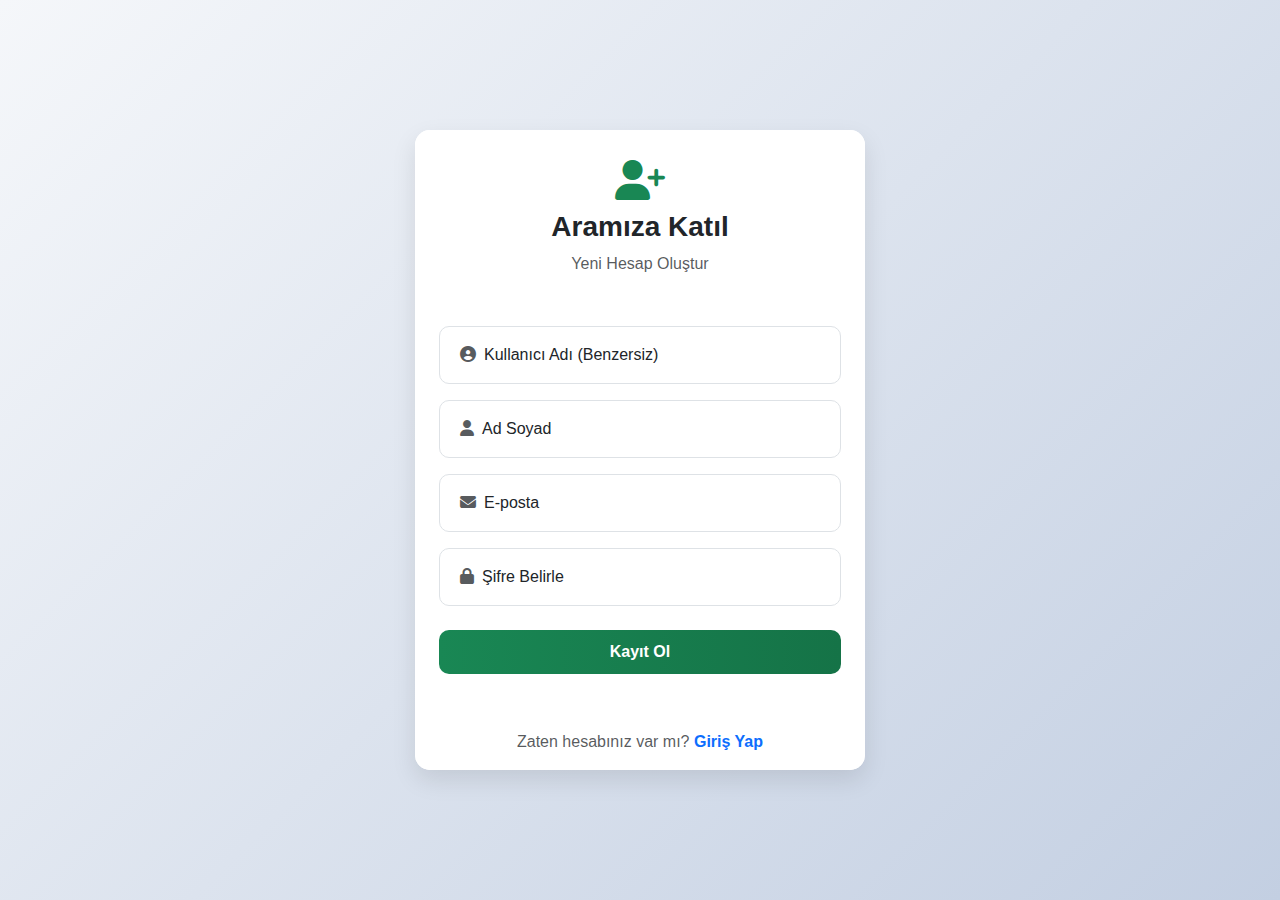
<file: Ders/register.html>
<!DOCTYPE html>
<html lang="tr">
<head>
    <meta charset="UTF-8">
    <meta name="viewport" content="width=device-width, initial-scale=1.0">
    <title>Kayıt Ol | SocialBook</title>
    <link href="https://cdn.jsdelivr.net/npm/bootstrap@5.3.3/dist/css/bootstrap.min.css" rel="stylesheet">
    <link rel="stylesheet" href="https://cdnjs.cloudflare.com/ajax/libs/font-awesome/6.5.2/css/all.min.css">
    <style>
        body {
            display: flex;
            justify-content: center;
            align-items: center;
            min-height: 100vh;
            background: linear-gradient(135deg, #f5f7fa 0%, #c3cfe2 100%);
            font-family: 'Segoe UI', Tahoma, Geneva, Verdana, sans-serif;
        }
        .register-card {
            border: none;
            border-radius: 15px;
            box-shadow: 0 10px 25px rgba(0,0,0,0.1);
            overflow: hidden;
            width: 100%;
            max-width: 450px;
        }
        .card-header {
            background-color: #fff;
            border-bottom: none;
            padding-top: 30px;
            padding-bottom: 10px;
        }
        .brand-icon {
            font-size: 2.5rem;
            color: #198754; /* Yeşil tonu kayıt için */
        }
        .form-floating > label { padding-left: 20px; }
        .form-floating > .form-control { border-radius: 10px; padding-left: 20px; }
        .btn-success {
            border-radius: 10px;
            padding: 10px;
            font-weight: bold;
            border: none;
            background: linear-gradient(to right, #198754, #157347);
        }
        .btn-success:hover { background: linear-gradient(to right, #157347, #198754); }
    </style>
</head>
<body>

    <div class="container p-3 d-flex justify-content-center">
        <div class="card register-card">
            <div class="card-header text-center">
                <div class="mb-2">
                    <i class="fas fa-user-plus brand-icon"></i>
                </div>
                <h3 class="fw-bold text-dark">Aramıza Katıl</h3>
                <p class="text-muted">Yeni Hesap Oluştur</p>
            </div>
            <div class="card-body p-4">
                <form id="registerForm">
                    <div class="form-floating mb-3">
                        <input type="text" class="form-control" id="registerUserName" placeholder="Kullanıcı Adı" required>
                        <label for="registerUserName"><i class="fas fa-user-circle me-2 text-muted"></i>Kullanıcı Adı (Benzersiz)</label>
                    </div>
                    <div class="form-floating mb-3">
                        <input type="text" class="form-control" id="registerFullName" placeholder="Ad Soyad" required>
                        <label for="registerFullName"><i class="fas fa-user me-2 text-muted"></i>Ad Soyad</label>
                    </div>
                    <div class="form-floating mb-3">
                        <input type="email" class="form-control" id="registerEmail" placeholder="name@example.com" required>
                        <label for="registerEmail"><i class="fas fa-envelope me-2 text-muted"></i>E-posta</label>
                    </div>
                    <div class="form-floating mb-4">
                        <input type="password" class="form-control" id="registerPassword" placeholder="Şifre" required minlength="6">
                        <label for="registerPassword"><i class="fas fa-lock me-2 text-muted"></i>Şifre Belirle</label>
                    </div>
                    
                    <div id="registerError" class="alert alert-danger d-none text-center small" role="alert"></div>
                    
                    <button type="submit" class="btn btn-success w-100 mb-3">Kayıt Ol</button>
                </form>
            </div>
            <div class="card-footer bg-white text-center py-3 border-top-0">
                <p class="mb-0 text-muted">Zaten hesabınız var mı? <a href="login.html" class="text-decoration-none fw-bold text-primary">Giriş Yap</a></p>
            </div>
        </div>
    </div>

    <script src="data_store.js"></script> 
    <script src="login.js"></script> 
</body>
</html>
</file>
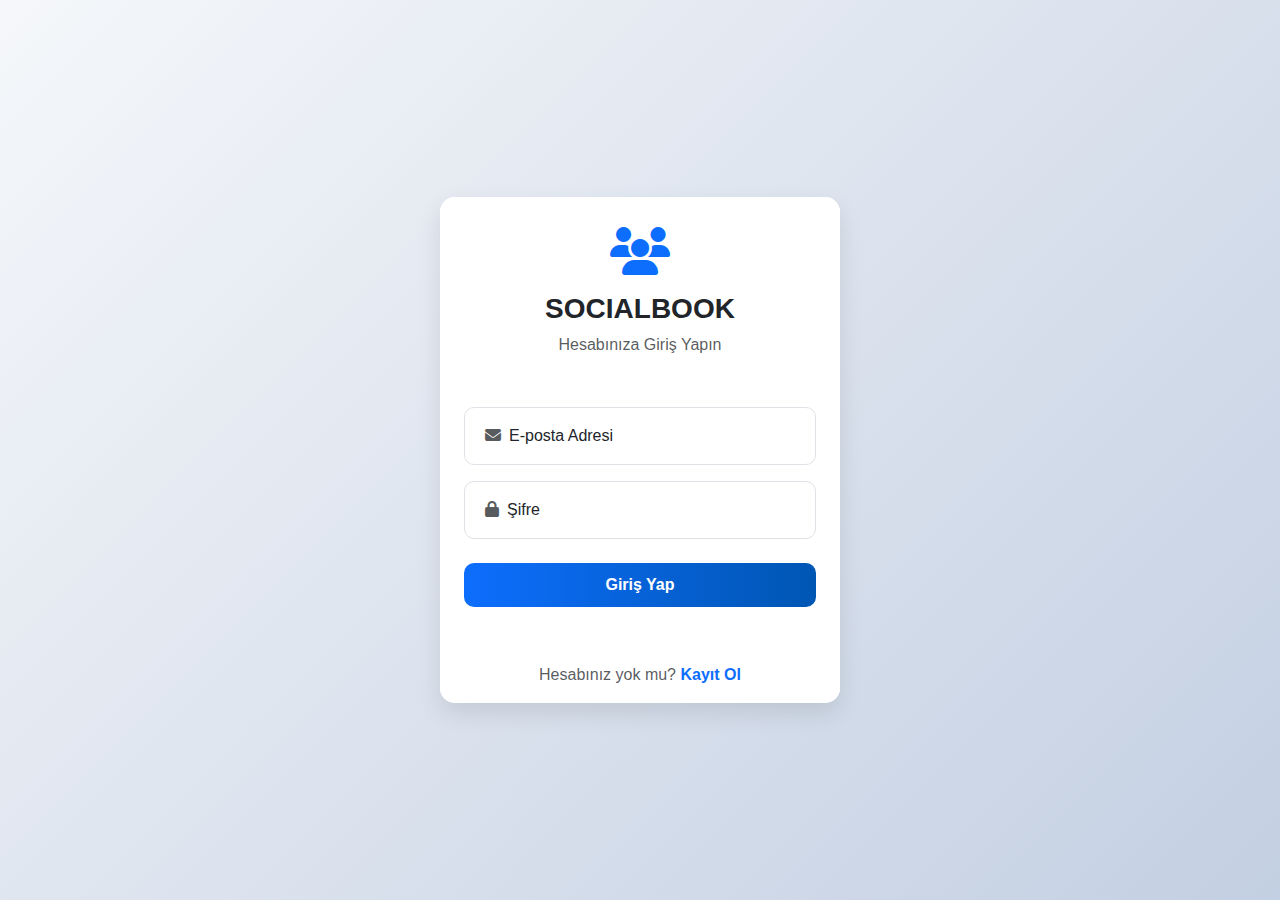
<file: Ders/settings.html>
<!DOCTYPE html>
<html lang="tr">
<head>
    <meta charset="UTF-8">
    <meta name="viewport" content="width=device-width, initial-scale=1.0">
    <title>Ayarlar | SocialBook</title>
    <link href="https://cdn.jsdelivr.net/npm/bootstrap@5.3.3/dist/css/bootstrap.min.css" rel="stylesheet">
    <link rel="stylesheet" href="https://cdnjs.cloudflare.com/ajax/libs/font-awesome/6.5.2/css/all.min.css">
    <link href="style.css" rel="stylesheet">
</head>
<body>

    <nav class="navbar navbar-light bg-light shadow-sm sticky-top d-md-none">
        <div class="container-fluid">
            <span class="navbar-brand text-primary">AYARLAR</span>
            <button id="sidebarToggleMobile" class="btn btn-primary"><i class="fas fa-bars"></i></button>
        </div>
    </nav>

    <div id="social-app-wrapper">
        
        <div class="sidebar d-print-block">
            <h4 class="mb-4 text-center text-primary">SOCIALBOOK</h4>
            <div class="user-info-card mx-3 mb-4 text-center">
                <img src="" id="sidebarUserAvatar" class="rounded-circle mb-2 border" style="width: 60px; height: 60px; object-fit: cover;">
                <p class="mb-0 fw-bold text-white" id="mainUserName"></p>
                <span class="badge bg-primary" id="userRoleBadge"></span>
            </div>
            
            <ul class="nav flex-column mb-auto">
                <li class="nav-item"><a class="nav-link" href="social_media_main.html"><i class="fas fa-home me-2"></i> Ana Sayfa</a></li>
                <li class="nav-item"><a class="nav-link" href="profile.html"><i class="fas fa-user me-2"></i> Profilim</a></li>
                <li class="nav-item"><a class="nav-link active" href="settings.html"><i class="fas fa-cog me-2"></i> Ayarlar</a></li>
                <li class="nav-item"><a class="nav-link" href="messages.html"><i class="fas fa-envelope me-2"></i> Mesajlar</a></li>
                
                <li class="nav-item mb-2">
                    <a class="nav-link text-dark" onclick="openFriendsModal()"> 
                        <i class="fas fa-users me-2"></i> Arkadaşlarım / Ara
                    </a>
                </li>
                <li class="nav-item">
                    <a class="nav-link" href="index.html" id="adminPanelLink"><i class="fas fa-shield-alt me-2"></i> Admin Panel</a>
                </li>
            </ul>
            <div class="p-3 text-center position-absolute bottom-0 start-0 w-100">
                <button id="siteLogoutBtn" class="btn btn-danger w-75" onclick="logout()"><i class="fas fa-sign-out-alt me-1"></i> Çıkış Yap</button>
            </div>
        </div>

        <div class="main-content-wrapper">
            <div class="content-area container-fluid p-4">
                <h1 class="mb-4 text-primary"><i class="fas fa-cog me-2"></i> Hesap Ayarları</h1>

                <div class="row">
                    <div class="col-lg-8">
                        <div class="row">
                            <div class="col-md-6 mb-4">
                                <div class="card shadow-sm border-0 h-100">
                                    <div class="card-header fw-bold text-primary">Profil Bilgileri</div>
                                    <div class="card-body">
                                        <form id="updateProfileForm">
                                            <div class="mb-3">
                                                <label class="form-label fw-bold">Kullanıcı Adı</label>
                                                <input type="text" class="form-control" id="settingsName" required>
                                            </div>
                                            <div class="mb-3">
                                                <label class="form-label fw-bold">Biyografi</label>
                                                <textarea class="form-control" id="settingsBio" rows="4" placeholder="Kendinden bahset..."></textarea>
                                            </div>
                                            
                                            <hr>
                                            <h6 class="fw-bold text-success"><i class="fas fa-medal me-1"></i> Sergilenecek Başarılar (Maks. 3)</h6>
                                            <div id="achievementSelectionArea" class="p-2 border rounded">
                                                <div class="text-muted small">Kazanılmış başarılar yükleniyor...</div>
                                            </div>
                                            <div id="achievementError" class="form-text text-danger small"></div>
                                            <hr>

                                            <div class="alert alert-info small" role="alert">
                                                Kullanıcı adını değiştirdiğinizde, paylaştığınız içerikler ve yorumlar da bu yeni ada göre güncellenecektir.
                                            </div>
                                            <button type="submit" class="btn btn-primary w-100">Profili Kaydet</button>
                                        </form>
                                    </div>
                                </div>
                            </div>

                            <div class="col-md-6 mb-4">
                                 <div class="card shadow-sm border-0 h-100">
                                    <div class="card-header fw-bold text-danger">Şifre ve Güvenlik</div>
                                    <div class="card-body">
                                        <form id="updatePasswordForm">
                                            <div class="mb-3">
                                                <label class="form-label">Mevcut Şifre</label>
                                                <input type="password" class="form-control" id="oldPass" required>
                                            </div>
                                            <div class="mb-4">
                                                <label class="form-label">Yeni Şifre</label>
                                                <input type="password" class="form-control" id="newPass" required minlength="6">
                                            </div>
                                            <button type="submit" class="btn btn-danger w-100">Şifreyi Değiştir</button>
                                        </form>
                                    </div>
                                </div>
                            </div>
                        </div>
                    </div>

                    <div class="col-lg-4">
                        <div class="mb-4">
                            <div class="card shadow-sm border-0">
                            <div class="card-header fw-bold">Gizlilik</div>
                                <div class="card-body d-flex justify-content-between align-items-center">
                                    <div>
                                        <strong class="d-block"><i class="fas fa-lock me-1"></i> Gizli Hesap</strong>
                                        <span class="small text-muted">Sadece takipçiler görebilir.</span>
                                    </div>
                                    <div class="form-check form-switch">
                                        <input class="form-check-input" type="checkbox" id="privacySwitch" style="width: 3em; height: 1.5em;">
                                    </div>
                                </div>
                            </div>
                        </div>
                    </div>
                </div>
            </div>
        </div>
    </div>
    
    <script src="https://cdn.jsdelivr.net/npm/bootstrap@5.3.3/dist/js/bootstrap.bundle.min.js"></script>
    <script src="data_store.js"></script>
    <script src="achievements_data.js"></script> 
    <script src="user_achievements.js"></script> 
    <script src="social-media.js"></script> 
    <script src="settings.js"></script>
    <script>
        // data_store.js ve social-media.js'teki global fonksiyonlar
        function logout() { 
            if (typeof window.logout === 'function') {
                window.logout(); // social-media.js'teki logout'u çağır
            } else {
                sessionStorage.clear(); 
                window.location.href='login.html'; 
            }
        }
        
        document.addEventListener('DOMContentLoaded', () => {
            document.getElementById('sidebarToggleMobile')?.addEventListener('click', () => {
                document.body.classList.toggle('sidebar-toggled');
            });
            
            // Admin Panel Link Kontrolü (Sürekli görünür olması için)
            const adminPanelLink = document.getElementById('adminPanelLink');
            const userRole = sessionStorage.getItem('CURRENT_USER_ROLE') || 'member';
            if (adminPanelLink) {
                 adminPanelLink.style.display = (userRole !== 'member') ? 'inline' : 'none';
            }
        });
    </script>
</body>
</html>
</file>
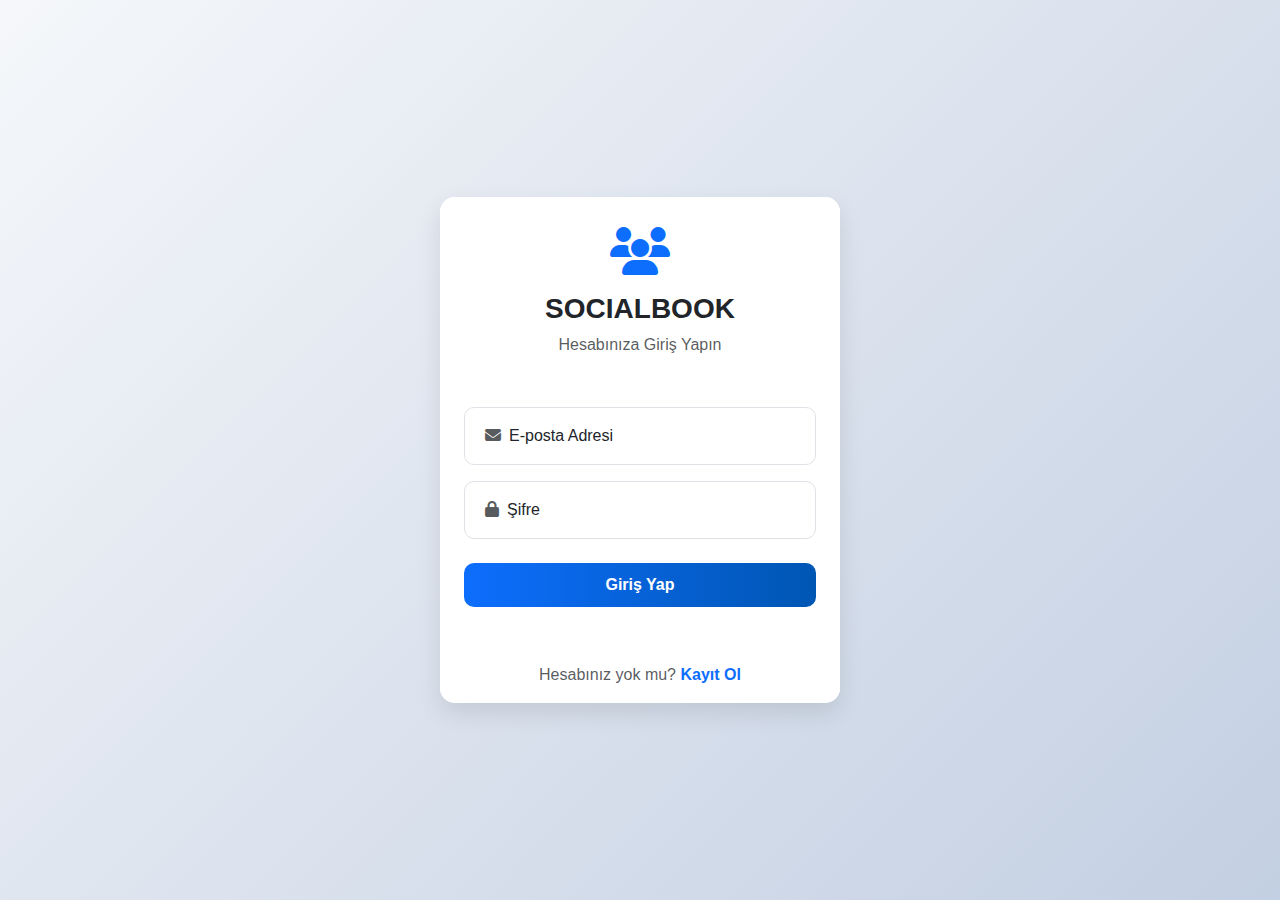
<file: Ders/social_media_main.html>
<!DOCTYPE html>
<html lang="tr">
<head>
    <meta charset="UTF-8">
    <meta name="viewport" content="width=device-width, initial-scale=1.0">
    <title>SocialBook | Ana Sayfa</title>
    <link href="https://cdn.jsdelivr.net/npm/bootstrap@5.3.3/dist/css/bootstrap.min.css" rel="stylesheet">
    <link rel="stylesheet" href="https://cdnjs.cloudflare.com/ajax/libs/font-awesome/6.5.2/css/all.min.css">
    <link href="style.css" rel="stylesheet">
</head>
<body>

    <nav class="navbar navbar-light bg-light shadow-sm sticky-top d-md-none">
        <div class="container-fluid">
            <span class="navbar-brand text-primary">SOCIALBOOK</span>
            <button id="sidebarToggleMobile" class="btn btn-primary">
                <i class="fas fa-bars"></i>
            </button>
        </div>
    </nav>
    
    <div id="social-app-wrapper">
        
        <div class="sidebar d-print-block">
            <h4 class="mb-4 text-center text-primary">SOCIALBOOK</h4>
            
            <div id="userProfile" class="user-info-card mx-3 mb-4 text-center">
                <img src="https://via.placeholder.com/60" id="sidebarUserAvatar" class="rounded-circle mb-2 border" style="width: 60px; height: 60px; object-fit: cover;">
                
                <a href="profile.html" class="text-decoration-none text-dark" title="Profilime Git">
                    <h6 class="mb-0"><b id="mainUserName">Misafir</b></h6>
                </a>
                <span class="badge bg-primary" id="userRoleBadge">Kullanıcı</span>
                <p class="small text-muted mt-1">
                    <a href="index.html" class="text-danger" id="adminPanelLink" style="display:none;"><i class="fas fa-user-shield me-1"></i> Admin Paneline Git</a>
                </p>
            </div>
            
            <ul class="nav flex-column ps-3">
                <li class="nav-item mb-2"><a href="social_media_main.html" class="nav-link text-dark fw-bold"><i class="fas fa-home me-2"></i> Ana Sayfa (Feed)</a></li>
                <li class="nav-item mb-2"><a href="profile.html" class="nav-link text-dark"><i class="fas fa-user-circle me-2"></i> Profilim</a></li>
                <li class="nav-item mb-2">
                    <a href="#" class="nav-link text-dark" onclick="openFriendsModal()">
                        <i class="fas fa-users me-2"></i> Arkadaşlarım / Ara
                    </a>
                </li>
                <li class="nav-item mb-2"><a href="messages.html" class="nav-link text-dark"><i class="fas fa-envelope me-2"></i> Mesajlar</a></li>
                <li class="nav-item mb-2"><a href="settings.html" class="nav-link text-dark"><i class="fas fa-cog me-2"></i> Ayarlar</a></li>
            </ul>
            <div class="p-3 text-center position-absolute bottom-0 start-0 w-100">
                <button id="siteLogoutBtn" class="btn btn-danger w-75"><i class="fas fa-sign-out-alt"></i> Çıkış Yap</button>
            </div>
        </div>

        <div class="main-content-wrapper">
            <div class="container">
                <div class="row">
                    <div class="col-12 col-lg-8 offset-lg-2"> 
                        
                        <div class="py-3">
                            <div class="card p-3 mb-4 shadow-sm post-card">
                                <form id="newPostForm">
                                    <div class="d-flex align-items-center">
                                        <img id="postCreatorAvatar" class="avatar-sm me-3 rounded-circle" src="https://via.placeholder.com/40/8c8c8c/ffffff?text=U" alt="User Avatar" style="width:40px; height:40px; object-fit:cover;">
                                        <input type="text" id="postContentInput" class="form-control rounded-pill me-2" placeholder="Aklınızdan ne geçiyor, Yazın...">
                                        <button type="submit" class="btn btn-primary"><i class="fas fa-paper-plane me-1"></i> Gönder</button>
                                    </div>
                                </form>
                            </div>

                            <h5 class="text-muted">Hikayeler (Stories)</h5>
                            <div id="storyFeed" class="d-flex mb-5 gap-3 overflow-auto pb-2">
                                </div>
                            <input type="file" id="storyImageInput" accept="image/*" style="display: none;">

                            <h4>Ana Akış (Feed)</h4>
                            <div id="postFeed">
                                </div>

                            <div class="mt-5 mb-5 p-3 border rounded bg-light d-lg-none">
                                <h5 class="text-primary"><i class="fas fa-user-plus me-1"></i> Yeni Arkadaş Önerileri</h5>
                                <div id="suggestedUsersListMobile" class="row g-2">
                                    <div class="col-12 text-center text-muted small">Yükleniyor...</div>
                                </div>
                            </div>
                            </div>
                    </div>
                </div>
            </div>
        </div>

        <div class="right-sidebar d-none d-md-block">
            <h5 class="text-danger mt-3"><i class="fas fa-bell me-1"></i> Bekleyen İstekler</h5>
            <div id="friendRequests">
                <div class="card p-3 text-center text-muted"><small>Yükleniyor...</small></div>
            </div>
            
            <hr class="mt-4">
            <h5 class="text-primary"><i class="fas fa-user-plus me-1"></i> Arkadaş Önerileri</h5>
            <div id="suggestedUsersListDesktop" class="list-group list-group-flush">
                 </div>
        </div>
        </div>
    
    <div class="modal fade story-modal" id="storyModal" tabindex="-1" aria-hidden="true">
        <div class="modal-dialog modal-dialog-centered">
            <div class="modal-content">
                <div class="modal-header border-0">
                    <div class="story-modal-header-content">
                        <span id="storyModalUser" class="fw-bold"></span>
                        <div id="storyModalControls"></div>
                    </div>
                    <button type="button" class="btn-close" data-bs-dismiss="modal"></button>
                </div>
                <div class="modal-body">
                    <img id="storyModalImage" src="" class="story-modal-image" alt="Story Image">
                </div>
                <div class="modal-footer border-0 p-3" id="storyCommentInput" style="background-color: transparent;">
                    <input type="text" class="form-control rounded-pill text-white" style="background-color: rgba(255,255,255,0.2); border:none;" placeholder="Hikayeye yanıt gönder...">
                    <button class="btn btn-sm btn-primary"><i class="fas fa-paper-plane"></i></button>
                </div>
            </div>
        </div>
    </div>
    
    <div class="modal fade" id="newStoryModal" tabindex="-1" aria-hidden="true">
        <div class="modal-dialog"> 
            <div class="modal-content">
                <div class="modal-header bg-primary text-white">
                    <h5 class="modal-title">Yeni Hikaye Oluştur</h5>
                    <button type="button" class="btn-close btn-close-white" data-bs-dismiss="modal"></button>
                </div>
                <div class="modal-body">
                    <form onsubmit="createStory(event)">
                        <div class="mb-3">
                            <label for="newStoryImage" class="form-label">Resim Bağlantısı (Opsiyonel)</label>
                            <input type="url" class="form-control" id="newStoryImage" placeholder="https://resim.com/hikaye.jpg">
                            <div class="form-text">Veya yukarıdaki "Hikaye Ekle" kartına tıklayarak dosya yükleyebilirsiniz.</div>
                        </div>
                        <div class="mb-3">
                            <label for="newStoryText" class="form-label">Metin İçeriği (Opsiyonel)</label>
                            <textarea class="form-control" id="newStoryText" rows="3" placeholder="Hikayenizdeki yazı..."></textarea>
                        </div>
                        <button type="submit" class="btn btn-primary w-100">Paylaş</button>
                    </form>
                </div>
            </div>
        </div>
    </div>
    <div class="modal fade" id="friendsModal" tabindex="-1" aria-hidden="true">
        <div class="modal-dialog modal-dialog-centered modal-lg">
            <div class="modal-content">
                <div class="modal-header">
                    <h5 class="modal-title"><i class="fas fa-search me-2"></i>Kullanıcı Bul & Takip Et</h5>
                    <button type="button" class="btn-close" data-bs-dismiss="modal"></button>
                </div>
                <div class="modal-body">
                    <div class="input-group mb-4">
                        <span class="input-group-text bg-light"><i class="fas fa-search"></i></span>
                        <input type="text" id="userSearchInput" class="form-control" placeholder="Kullanıcı adı ara..." onkeyup="searchUsers()">
                    </div>
                    <div id="searchResultsArea" style="display:none;">
                        <h6 class="text-muted">Arama Sonuçları</h6>
                        <div id="searchResultsList" class="list-group mb-4"></div>
                    </div>
                    <h6 class="text-primary mt-2">Tanıyor Olabileceğin Kişiler</h6>
                    <div id="suggestedUsersList" class="row g-2"></div>
                </div>
            </div>
        </div>
    </div>

    <div class="modal fade" id="userListModal" tabindex="-1" aria-hidden="true">
        <div class="modal-dialog modal-dialog-centered modal-sm">
            <div class="modal-content">
                <div class="modal-header">
                    <h5 class="modal-title" id="userListModalTitle">Listesi</h5>
                    <button type="button" class="btn-close" data-bs-dismiss="modal"></button>
                </div>
                <div class="modal-body">
                    <div id="userListContent" class="list-group list-group-flush"></div>
                </div>
            </div>
        </div>
    </div>

    <script src="https://cdn.jsdelivr.net/npm/bootstrap@5.3.3/dist/js/bootstrap.bundle.min.js"></script>
    
    <script src="data_store.js"></script> 
    <script src="achievements_data.js"></script> <script src="user_achievements.js"></script> <script src="kullanici.js"></script> 
    <script src="social-media.js"></script> 

    <script>
        document.addEventListener('DOMContentLoaded', () => {
            // Kullanıcı Kontrolü
            const userName = sessionStorage.getItem('CURRENT_USER_NAME');
            const userRole = sessionStorage.getItem('CURRENT_USER_ROLE') || 'member';
            
            if (!userName) { window.location.href = 'login.html'; return; }

            const roleName = (window.ROLE_NAMES && window.ROLE_NAMES[userRole]) || userRole;
            document.getElementById('mainUserName').textContent = userName;
            document.getElementById('userRoleBadge').textContent = roleName;
            
            const adminLink = document.getElementById('adminPanelLink');
            if (adminLink) adminLink.style.display = (userRole !== 'member') ? 'inline' : 'none';

            // Javascript Fonksiyonlarını Tetikle
            if (typeof window.renderStories === 'function') window.renderStories(); 
            if (typeof window.renderFeed === 'function') window.renderFeed();
            if (typeof window.renderUserProfile === 'function') window.renderUserProfile();

            // KRİTİK DÜZELTME: Yeni Gönderi Formu Listener'ı
            const newPostForm = document.getElementById('newPostForm');
            const postContentInput = document.getElementById('postContentInput');
            const userRoleCheck = sessionStorage.getItem('CURRENT_USER_ROLE');
            const isStaff = ['super_admin', 'admin', 'moderator', 'manager', 'expert'].includes(userRoleCheck);
            
            if (newPostForm && postContentInput) {
                newPostForm.addEventListener('submit', (e) => {
                    e.preventDefault();
                    const content = postContentInput.value.trim();
                    
                    if (!content) {
                        alert("Lütfen bir içerik girin.");
                        return;
                    }
                    
                    const postingUser = sessionStorage.getItem('CURRENT_USER_NAME');
                    
                    if (typeof window.addPostFromSocialMedia === 'function') {
                        window.addPostFromSocialMedia(postingUser, content);
                    }
                    
                    if (typeof window.renderFeed === 'function') window.renderFeed();
                    
                    postContentInput.value = ''; // Inputu temizle
                    
                    if (isStaff) {
                         alert("Gönderiniz anında yayınlandı (Yetkili Onayı Geçildi).");
                    } else {
                         alert("Gönderiniz başarıyla oluşturuldu, Yönetici/Uzman onayı bekleniyor.");
                    }
                });
            }
            
            // Mobil Menü Toggle
            const mobileToggle = document.getElementById('sidebarToggleMobile');
            if (mobileToggle) {
                mobileToggle.addEventListener('click', () => {
                    document.body.classList.toggle('sidebar-toggled');
                });
            }
            
            // Sayfa geri gelince yenile
            window.addEventListener('pageshow', function (event) {
                if (event.persisted) {
                    if (typeof window.renderStories === 'function') window.renderStories();
                    if (typeof window.renderFeed === 'function') window.renderFeed();
                }
            });
            
            // Sağ Sidebar/Mobil Önerileri manuel tetikle
            const desktopList = document.getElementById('suggestedUsersListDesktop');
            const mobileList = document.getElementById('suggestedUsersListMobile');
            if (desktopList && typeof renderSuggestedUsers === 'function') {
                 renderSuggestedUsers(desktopList, true); 
            }
            if (mobileList && typeof renderSuggestedUsers === 'function') {
                 renderSuggestedUsers(mobileList);
            }
            
        });

        // Çıkış İşlemi
        const logoutBtn = document.getElementById('siteLogoutBtn');
        if (logoutBtn) {
            logoutBtn.addEventListener('click', () => {
                 if (typeof window.logout === 'function') {
                      window.logout(); // Social-media.js'teki durum sıfırlayan logout'u çağır
                 } else {
                      sessionStorage.clear();
                      window.location.href = 'login.html';
                 }
            });
        }

        // Rapor ve Beğeni (Inline fonksiyonlar)
        function reportPost(postId) {
            const reportReason = prompt("Şikayet sebebi:");
            if (reportReason) {
                const reportingUser = sessionStorage.getItem('CURRENT_USER_NAME') || 'Bilinmeyen Kullanıcı';
                if (typeof window.logReport === 'function') {
                     window.logReport(reportingUser, postId, reportReason);
                }
                alert("Şikayet edildi.");
            }
        }
        
        // likePost ve addCommentToPost artık social-media.js içinde tanımlıdır
        // ve HTML'deki onclick olayları tarafından doğrudan çağrılacaktır.
    </script>
</body>
</html>
</file>
<file: Ders/style.css>
/* ======================================================= */
/* 1. GENEL AYARLAR VE RENK DEĞİŞKENLERİ */
/* ======================================================= */

:root {
    /* AÇIK TEMA (Varsayılan) */
    --bg-body: #f0f2f5;
    --bg-card: #ffffff;
    --text-main: #212529;
    --text-muted: #6c757d;
    --border-color: #dee2e6;
    --sidebar-bg: #ffffff;
    --input-bg: #ffffff;
    --input-text: #495057;
    --hover-bg: #f8f9fa;
    --primary-color: #0d6efd;
    --shadow: rgba(0,0,0,0.1);
    --story-bg-fallback: #e9ecef; /* Resim yoksa görünecek renk */
}

/* KOYU TEMA (Dark Mode) */
body.dark-mode {
    --bg-body: #18191a;
    --bg-card: #242526;
    --text-main: #e4e6eb;
    --text-muted: #b0b3b8;
    --border-color: #393a3b;
    --sidebar-bg: #242526;
    --input-bg: #3a3b3c;
    --input-text: #e4e6eb;
    --hover-bg: #3a3b3c;
    --primary-color: #4599ff;
    --shadow: rgba(0,0,0,0.3);
    --story-bg-fallback: #3a3b3c;
}

body {
    font-family: -apple-system, BlinkMacSystemFont, "Segoe UI", Roboto, Helvetica, Arial, sans-serif;
    background-color: var(--bg-body);
    color: var(--text-main);
    overflow-x: hidden;
    transition: background-color 0.3s ease, color 0.3s ease;
}

/* ======================================================= */
/* 2. SIDEBAR VE LAYOUT */
/* ======================================================= */

#social-app-wrapper { display: flex; width: 100%; transition: margin-left 0.3s ease; }

/* Sidebar */
.sidebar {
    width: 250px;
    min-width: 250px;
    background-color: var(--sidebar-bg);
    height: 100vh;
    position: fixed;
    top: 0; left: 0;
    padding-top: 20px;
    box-shadow: 2px 0 5px var(--shadow);
    z-index: 1050;
    transition: transform 0.3s ease, background-color 0.3s;
    border-right: 1px solid var(--border-color);
}

/* İçerik Alanı */
.main-content-wrapper {
    flex-grow: 1;
    padding-left: 250px;
    padding-right: 300px;
    min-height: 100vh;
    width: 100%;
    transition: padding 0.3s ease;
}

/* Sağ Sidebar */
.right-sidebar {
    width: 300px;
    min-width: 300px;
    background-color: var(--sidebar-bg);
    height: 100vh;
    position: fixed;
    top: 0; right: 0;
    padding: 20px;
    border-left: 1px solid var(--border-color);
    overflow-y: auto;
    z-index: 1000;
    transition: background-color 0.3s;
}

/* Linkler ve Metinler */
.nav-link { color: var(--text-main) !important; padding: 10px 15px; margin-bottom: 5px; transition: all 0.2s; }
.nav-link:hover { background-color: var(--hover-bg); border-radius: 5px; }
.nav-link.active { font-weight: bold; color: var(--primary-color) !important; background-color: var(--hover-bg); border-radius: 5px; }
.nav-link i { margin-right: 10px; }

/* Mobil Uyumluluk */
.sidebar-toggled .sidebar { transform: translateX(-100%); }
.sidebar-toggled .main-content-wrapper { padding-left: 0; }

@media (max-width: 768px) {
    .sidebar { transform: translateX(-100%); }
    .right-sidebar { display: none; }
    .main-content-wrapper { padding-left: 0; padding-right: 0; }
    .sidebar-toggled .sidebar { transform: translateX(0); }
}

/* ======================================================= */
/* 3. KARTLAR, INPUTLAR VE GENEL BİLEŞENLER */
/* ======================================================= */

.card {
    background-color: var(--bg-card);
    border: 1px solid var(--border-color);
    color: var(--text-main);
    border-radius: 10px;
    box-shadow: 0 1px 2px var(--shadow);
    transition: background-color 0.3s;
}

.card-header, .card-footer {
    background-color: var(--bg-card);
    border-color: var(--border-color);
}

.form-control {
    background-color: var(--input-bg);
    border: 1px solid var(--border-color);
    color: var(--input-text);
}

.form-control:focus {
    background-color: var(--input-bg);
    color: var(--input-text);
    border-color: var(--primary-color);
    box-shadow: 0 0 0 0.25rem rgba(13, 110, 253, 0.25);
}

.list-group-item {
    background-color: var(--bg-card);
    border-color: var(--border-color);
    color: var(--text-main);
}

.list-group-item:hover { background-color: var(--hover-bg); }

/* Metin Renkleri */
.text-muted { color: var(--text-muted) !important; }
.text-dark { color: var(--text-main) !important; }
h1, h2, h3, h4, h5, h6, p, span, b, strong { color: var(--text-main); }

/* ======================================================= */
/* 4. ÖZEL BİLEŞENLER (Story, Profil vb.) */
/* ======================================================= */

.user-info-card {
    background-color: var(--hover-bg);
    border-radius: 10px;
    padding: 15px;
    border: 1px solid var(--border-color);
}

/* STORY CARD DÜZELTME */
.story-card {
    width: 110px; min-width: 110px; height: 180px;
    border-radius: 10px; overflow: hidden; position: relative;
    cursor: pointer; box-shadow: 0 1px 4px var(--shadow);
    transition: transform 0.2s;
    background-size: cover; background-position: center;
    background-color: var(--story-bg-fallback); /* Resim yoksa gri görünür */
    border: 1px solid var(--border-color);
}
.story-card:hover { transform: scale(1.03); }

.story-creator-card {
    background-color: var(--bg-card);
    display: flex;
    flex-direction: column;
    align-items: center;
    justify-content: center;
    border: 1px solid var(--border-color);
}

.story-avatar {
    width: 40px;
    height: 40px;
    border-radius: 50%;
    object-fit: cover;
    border: 3px solid var(--primary-color);
    background-color: #fff; /* Avatar resmi yoksa beyaz olsun */
}

.story-user-name {
    position: absolute; bottom: 5px; left: 5px; right: 5px;
    color: #fff !important; font-size: 0.75rem; font-weight: bold;
    text-shadow: 1px 1px 3px rgba(0,0,0,0.8);
    text-align: center;
    white-space: nowrap; overflow: hidden; text-overflow: ellipsis;
}

/* Profil Sayfası Tabları */
.nav-tabs { border-bottom: none; border-top: 1px solid var(--border-color); justify-content: center; }
.nav-tabs .nav-link { background: transparent; border: none; color: var(--text-muted); font-weight: 600; margin-right: 20px; }
.nav-tabs .nav-link.active { color: var(--text-main); border-top: 1px solid var(--text-main); margin-top: -1px; }

/* ======================================================= */
/* 5. MESAJLAŞMA EKRANI (Dark Mode Uyumlu) */
/* ======================================================= */

.chat-area {
    background-color: var(--bg-card);
    border: 1px solid var(--border-color);
    border-radius: 10px;
}

.chat-header {
    background-color: var(--bg-card);
    border-bottom: 1px solid var(--border-color);
    border-radius: 10px 10px 0 0;
}

.chat-messages {
    background-color: var(--bg-body);
}

.message-received {
    background-color: var(--bg-card);
    color: var(--text-main);
    border: 1px solid var(--border-color);
}

.message-sent {
    background-color: var(--primary-color);
    color: #fff !important;
}

.chat-input-area {
    background-color: var(--bg-card);
    border-top: 1px solid var(--border-color);
    border-radius: 0 0 10px 10px;
}

.chat-list-item:hover { background-color: var(--hover-bg); }
.chat-list-item.active { background-color: var(--hover-bg); border-left: 4px solid var(--primary-color); }

/* ======================================================= */
/* 6. BOOTSTRAP MODAL (Dark Mode Fix) */
/* ======================================================= */

body.dark-mode .modal-content {
    background-color: var(--bg-card);
    border: 1px solid var(--border-color);
    color: var(--text-main);
}

body.dark-mode .modal-header, 
body.dark-mode .modal-footer {
    border-color: var(--border-color);
}

body.dark-mode .btn-close {
    filter: invert(1) grayscale(100%) brightness(200%);
}
</file>
